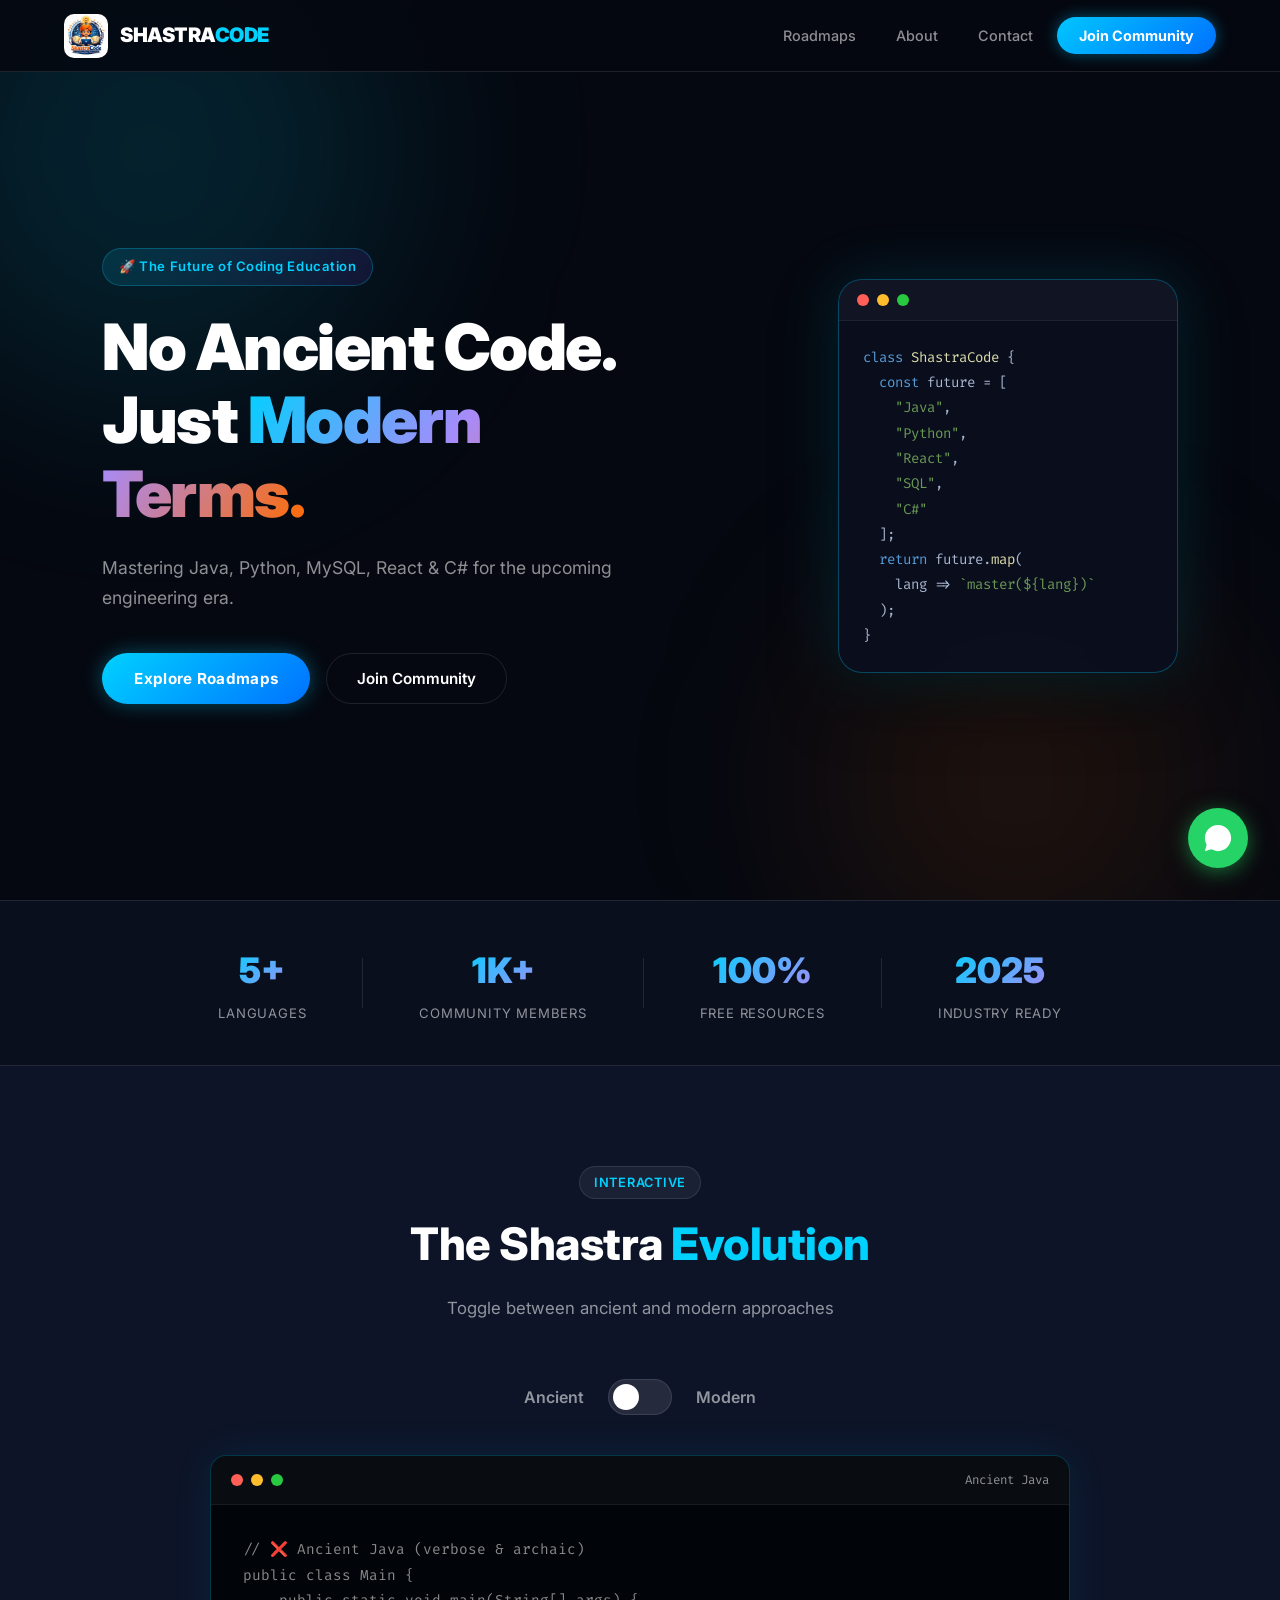
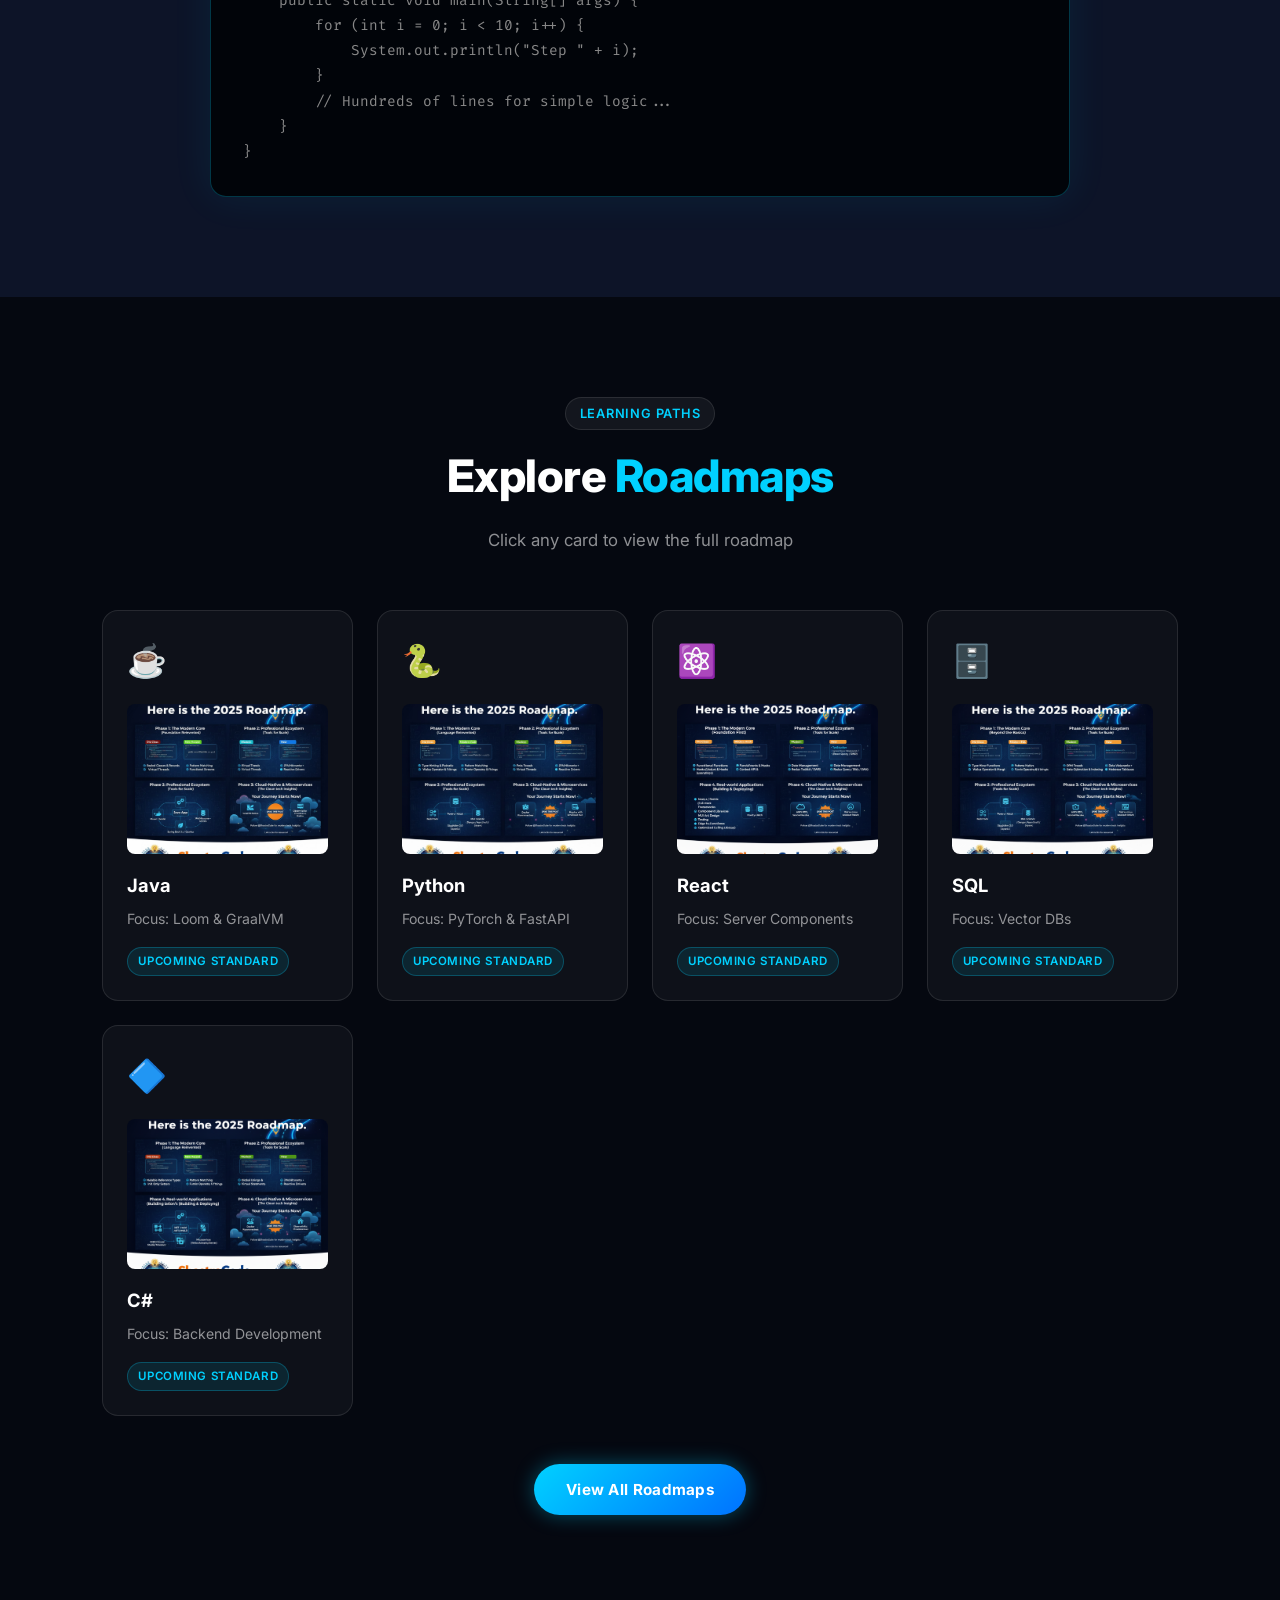
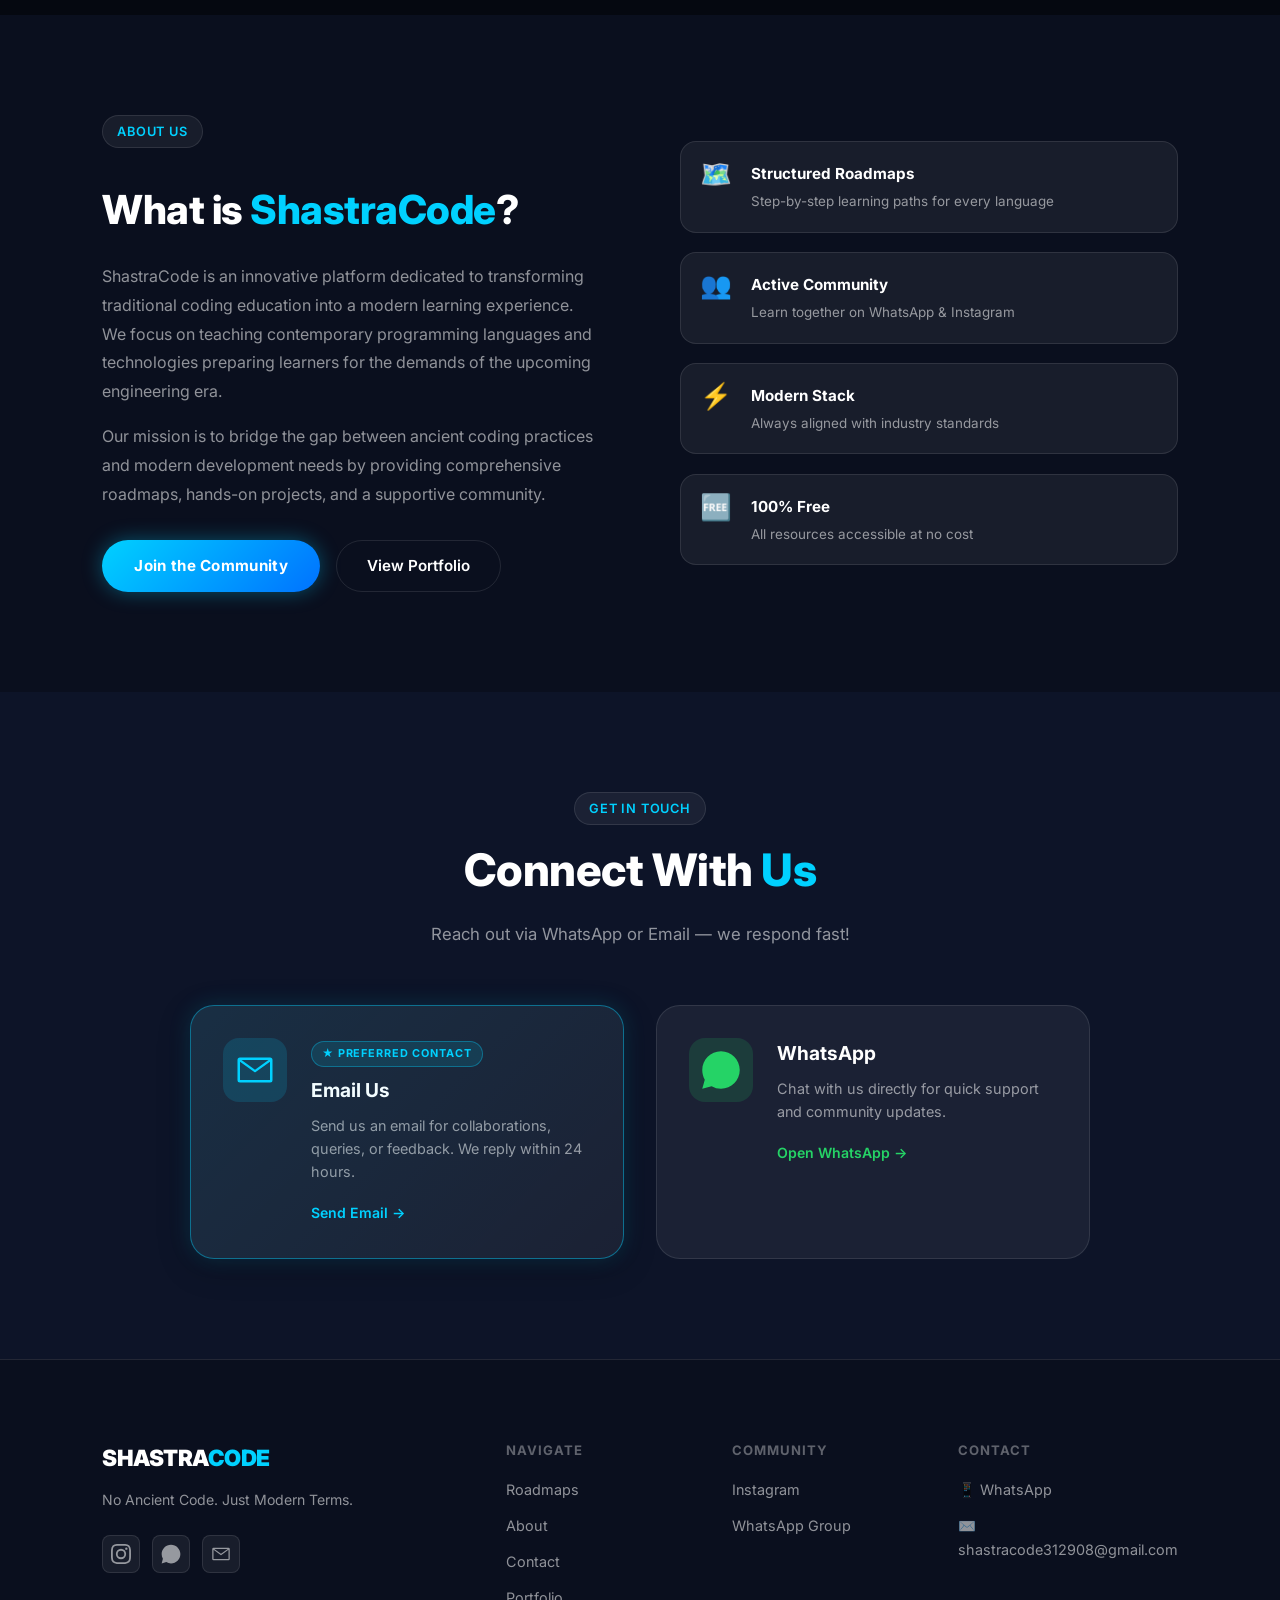
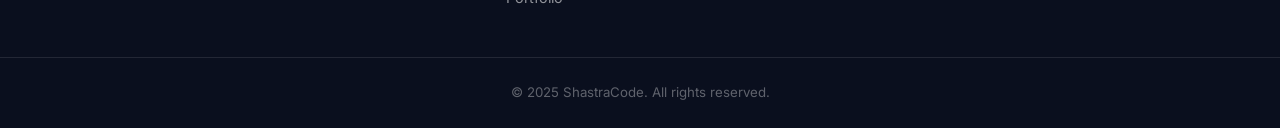
<file: index.html>
<!DOCTYPE html>
<html lang="en">
<head>
    <meta charset="UTF-8">
    <meta name="viewport" content="width=device-width, initial-scale=1.0">
    <title>ShastraCode | Modern Terms</title>
    <meta name="description" content="ShastraCode — mastering Java, Python, MySQL, React and C# for the upcoming engineering era. Join our community today.">
    <link rel="preconnect" href="https://fonts.googleapis.com">
    <link rel="preconnect" href="https://fonts.gstatic.com" crossorigin>
    <link href="https://fonts.googleapis.com/css2?family=Inter:wght@300;400;500;600;700;900&family=Fira+Code:wght@400;500&display=swap" rel="stylesheet">
    <link rel="stylesheet" href="style.css">
</head>
<body>

<!-- ===================== NAVBAR ===================== -->
<nav id="navbar">
    <div class="nav-inner">
        <a href="#" class="logo-wrap">
            <img src="WhatsApp Image 2025-12-17 at 12.20.04 AM.jpeg" alt="ShastraCode Logo" class="logo-img">
            <span class="logo-text">SHASTRA<span class="accent">CODE</span></span>
        </a>
        <ul class="nav-links">
            <li><a href="#roadmaps" class="nav-link">Roadmaps</a></li>
            <li><a href="#about" class="nav-link">About</a></li>
            <li><a href="#contact" class="nav-link">Contact</a></li>
            <li><button id="joinBtn" class="join-btn">Join Community</button></li>
        </ul>
        <button class="hamburger" id="hamburger" aria-label="Open menu">
            <span></span><span></span><span></span>
        </button>
    </div>
</nav>

<!-- Mobile Nav -->
<div class="mobile-nav" id="mobileNav">
    <a href="#roadmaps" class="mob-link">Roadmaps</a>
    <a href="#about" class="mob-link">About</a>
    <a href="#contact" class="mob-link">Contact</a>
    <button id="joinBtnMob" class="join-btn mob-join">Join Community</button>
</div>

<!-- ===================== HERO ===================== -->
<header class="hero" id="hero">
    <div class="hero-glow glow-1"></div>
    <div class="hero-glow glow-2"></div>
    <div class="hero-content">
        <div class="badge">&#x1F680; The Future of Coding Education</div>
        <h1>No Ancient Code.<br>Just <span class="gradient-text">Modern Terms.</span></h1>
        <p class="hero-sub">Mastering Java, Python, MySQL, React &amp; C# for the upcoming engineering era.</p>
        <div class="hero-actions">
            <a href="#roadmaps" class="btn-primary">Explore Roadmaps</a>
            <button id="joinBtnHero" class="btn-ghost">Join Community</button>
        </div>
    </div>
    <div class="hero-visual">
        <div class="code-float">
            <div class="code-float-header">
                <span class="code-dot-r"></span>
                <span class="code-dot-y"></span>
                <span class="code-dot-g"></span>
            </div>
            <pre class="hero-code"><span class="c-blue">class</span> <span class="c-yellow">ShastraCode</span> {
  <span class="c-blue">const</span> future = [
    <span class="c-green">"Java"</span>,
    <span class="c-green">"Python"</span>,
    <span class="c-green">"React"</span>,
    <span class="c-green">"SQL"</span>,
    <span class="c-green">"C#"</span>
  ];
  <span class="c-blue">return</span> future.<span class="c-yellow">map</span>(
    lang =&gt; <span class="c-green">`master(${lang})`</span>
  );
}</pre>
        </div>
    </div>
</header>

<!-- ===================== STATS STRIP ===================== -->
<section class="stats-strip">
    <div class="stat">
        <span class="stat-num">5+</span>
        <span class="stat-label">Languages</span>
    </div>
    <div class="stat-divider"></div>
    <div class="stat">
        <span class="stat-num">1K+</span>
        <span class="stat-label">Community Members</span>
    </div>
    <div class="stat-divider"></div>
    <div class="stat">
        <span class="stat-num">100%</span>
        <span class="stat-label">Free Resources</span>
    </div>
    <div class="stat-divider"></div>
    <div class="stat">
        <span class="stat-num">2025</span>
        <span class="stat-label">Industry Ready</span>
    </div>
</section>

<!-- ===================== EVOLUTION SECTION ===================== -->
<section class="evolution-section" id="evolution">
    <div class="section-header">
        <span class="section-tag">Interactive</span>
        <h2>The Shastra <span class="accent">Evolution</span></h2>
        <p>Toggle between ancient and modern approaches</p>
    </div>
    <div class="toggle-row">
        <span class="toggle-label" id="label-ancient">Ancient</span>
        <label class="switch">
            <input type="checkbox" id="codeToggle">
            <span class="slider round"></span>
        </label>
        <span class="toggle-label" id="label-modern">Modern</span>
    </div>
    <div class="code-display">
        <div class="code-header-bar">
            <div class="code-dots">
                <span class="dot r"></span>
                <span class="dot y"></span>
                <span class="dot g"></span>
            </div>
            <span class="code-lang-tag" id="codeLangTag">Ancient Java</span>
        </div>
        <pre id="codeBlock" class="code-body"></pre>
    </div>
</section>

<!-- ===================== ROADMAPS ===================== -->
<section id="roadmaps" class="roadmaps-section">
    <div class="section-header">
        <span class="section-tag">Learning Paths</span>
        <h2>Explore <span class="accent">Roadmaps</span></h2>
        <p>Click any card to view the full roadmap</p>
    </div>
    <div class="grid">
        <div class="card" data-img="Road map java.jpg" data-title="Java Roadmap">
            <div class="card-icon">&#x2615;</div>
            <img src="Road map java.jpg" alt="Java Roadmap" loading="lazy">
            <h3>Java</h3>
            <p>Focus: Loom &amp; GraalVM</p>
            <span class="card-badge">Upcoming Standard</span>
        </div>
        <div class="card" data-img="road map of python.jpg" data-title="Python Roadmap">
            <div class="card-icon">&#x1F40D;</div>
            <img src="road map of python.jpg" alt="Python Roadmap" loading="lazy">
            <h3>Python</h3>
            <p>Focus: PyTorch &amp; FastAPI</p>
            <span class="card-badge">Upcoming Standard</span>
        </div>
        <div class="card" data-img="road map of react.png" data-title="React Roadmap">
            <div class="card-icon">&#x269B;&#xFE0F;</div>
            <img src="road map of react.png" alt="React Roadmap" loading="lazy">
            <h3>React</h3>
            <p>Focus: Server Components</p>
            <span class="card-badge">Upcoming Standard</span>
        </div>
        <div class="card" data-img="road map of sql.jpg" data-title="SQL Roadmap">
            <div class="card-icon">&#x1F5C4;&#xFE0F;</div>
            <img src="road map of sql.jpg" alt="SQL Roadmap" loading="lazy">
            <h3>SQL</h3>
            <p>Focus: Vector DBs</p>
            <span class="card-badge">Upcoming Standard</span>
        </div>
        <div class="card" data-img="roadmap of csharp.jpg" data-title="C# Roadmap">
            <div class="card-icon">&#x1F537;</div>
            <img src="roadmap of csharp.jpg" alt="C# Roadmap" loading="lazy">
            <h3>C#</h3>
            <p>Focus: Backend Development</p>
            <span class="card-badge">Upcoming Standard</span>
        </div>
    </div>
    <div class="view-all">
        <a href="roadmap.html" class="btn-primary">View All Roadmaps</a>
    </div>
</section>

<!-- ===================== ABOUT ===================== -->
<section id="about" class="about-section">
    <div class="about-inner">
        <div class="about-text">
            <span class="section-tag">About Us</span>
            <h2>What is <span class="accent">ShastraCode</span>?</h2>
            <p>ShastraCode is an innovative platform dedicated to transforming traditional coding education into a modern learning experience. We focus on teaching contemporary programming languages and technologies preparing learners for the demands of the upcoming engineering era.</p>
            <p>Our mission is to bridge the gap between ancient coding practices and modern development needs by providing comprehensive roadmaps, hands-on projects, and a supportive community.</p>
            <div class="about-actions">
                <button id="joinBtnAbout" class="btn-primary">Join the Community</button>
                <a href="portfolio.html" class="btn-ghost">View Portfolio</a>
            </div>
        </div>
        <div class="about-visual">
            <div class="about-feature-list">
                <div class="feature-item">
                    <span class="feature-icon">&#x1F5FA;&#xFE0F;</span>
                    <div>
                        <strong>Structured Roadmaps</strong>
                        <p>Step-by-step learning paths for every language</p>
                    </div>
                </div>
                <div class="feature-item">
                    <span class="feature-icon">&#x1F465;</span>
                    <div>
                        <strong>Active Community</strong>
                        <p>Learn together on WhatsApp &amp; Instagram</p>
                    </div>
                </div>
                <div class="feature-item">
                    <span class="feature-icon">&#x26A1;</span>
                    <div>
                        <strong>Modern Stack</strong>
                        <p>Always aligned with industry standards</p>
                    </div>
                </div>
                <div class="feature-item">
                    <span class="feature-icon">&#x1F193;</span>
                    <div>
                        <strong>100% Free</strong>
                        <p>All resources accessible at no cost</p>
                    </div>
                </div>
            </div>
        </div>
    </div>
</section>

<!-- ===================== CONTACT ===================== -->
<section id="contact" class="contact-section">
    <div class="section-header">
        <span class="section-tag">Get In Touch</span>
        <h2>Connect With <span class="accent">Us</span></h2>
        <p>Reach out via WhatsApp or Email — we respond fast!</p>
    </div>
    <div class="contact-cards">
        <!-- WhatsApp Card -->
        <a href="https://wa.me/917652824173?text=Hi%20ShastraCode!%20I'd%20like%20to%20know%20more."
           target="_blank"
           rel="noopener noreferrer"
           class="contact-card whatsapp-card"
           id="whatsappContactCard">
            <div class="contact-card-icon whatsapp-icon">
                <svg viewBox="0 0 32 32" fill="currentColor" width="40" height="40">
                    <path d="M16 1C7.73 1 1 7.73 1 16c0 2.82.74 5.45 2.03 7.74L1 31l7.49-2.02A15 15 0 0 0 16 31c8.27 0 15-6.73 15-15S24.27 1 16 1zm6.85 18.18c-.37-.19-2.21-1.09-2.55-1.21-.34-.12-.59-.19-.84.19-.25.37-.96 1.21-1.18 1.46-.21.25-.43.28-.8.09-.37-.19-1.57-.58-2.99-1.85-1.1-.98-1.85-2.2-2.07-2.57-.21-.37-.02-.57.16-.75.17-.17.37-.43.56-.65.19-.22.25-.37.37-.62.12-.25.06-.47-.03-.65-.09-.19-.84-2.02-1.15-2.77-.3-.72-.61-.62-.84-.63-.21-.01-.46-.01-.71-.01-.25 0-.65.09-.99.47-.34.37-1.3 1.27-1.3 3.1s1.33 3.6 1.52 3.85c.19.25 2.62 4 6.35 5.45.89.38 1.58.61 2.12.78.89.28 1.7.24 2.34.15.71-.11 2.21-.9 2.52-1.78.31-.87.31-1.62.22-1.78-.09-.16-.34-.25-.71-.44z"/>
                </svg>
            </div>
            <div class="contact-card-body">
                <h3>WhatsApp</h3>
                <p>Chat with us directly for quick support and community updates.</p>
                <span class="contact-cta">Open WhatsApp &#x2192;</span>
            </div>
        </a>

        <a href="https://mail.google.com/mail/?view=cm&to=shastracode312908@gmail.com&su=Hello%20ShastraCode&body=Hi%20ShastraCode%20team,"
           target="_blank"
           rel="noopener noreferrer"
           class="contact-card email-card"
           id="emailContactCard">
            <div class="contact-card-icon email-icon">
                <svg viewBox="0 0 32 32" fill="currentColor" width="40" height="40">
                    <path d="M28 6H4a2 2 0 0 0-2 2v16a2 2 0 0 0 2 2h24a2 2 0 0 0 2-2V8a2 2 0 0 0-2-2zm-1.2 2L16 15.77 5.2 8h21.6zM4 24V9.37l11.45 8.26a1 1 0 0 0 1.1 0L28 9.37V24H4z"/>
                </svg>
            </div>
            <div class="contact-card-body">
                <span class="email-badge">&#x2605; Preferred Contact</span>
                <h3>Email Us</h3>
                <p>Send us an email for collaborations, queries, or feedback. We reply within 24 hours.</p>
                <span class="contact-cta">Send Email &#x2192;</span>
            </div>
        </a>
    </div>
</section>

<!-- ===================== IMAGE MODAL ===================== -->
<div id="imageModal" class="modal" role="dialog" aria-modal="true">
    <div class="modal-inner">
        <button class="modal-close" id="modalClose" aria-label="Close">&times;</button>
        <p class="modal-title" id="modalTitle"></p>
        <img class="modal-content" id="modalImg" alt="Roadmap detail">
    </div>
</div>

<!-- ===================== COMMUNITY MODAL ===================== -->
<div id="communityModal" class="community-modal" role="dialog" aria-modal="true">
    <div class="community-box">
        <button class="modal-close community-close" id="closeCommunity" aria-label="Close">&times;</button>
        <div class="community-icon-wrap">&#x1F310;</div>
        <h2>Join Our Community</h2>
        <p class="community-sub">Connect with fellow learners on your favourite platform</p>
        <div class="community-links">
            <a href="https://ig.me/j/AbYziWUjoGdrCdl3/" target="_blank" rel="noopener noreferrer" class="community-link instagram" id="instagramLink">
                <svg viewBox="0 0 24 24" fill="currentColor" width="20" height="20">
                    <path d="M12 2.163c3.204 0 3.584.012 4.85.07 3.252.148 4.771 1.691 4.919 4.919.058 1.265.069 1.645.069 4.849 0 3.205-.012 3.584-.069 4.849-.149 3.225-1.664 4.771-4.919 4.919-1.266.058-1.644.07-4.85.07-3.204 0-3.584-.012-4.849-.07-3.26-.149-4.771-1.699-4.919-4.92-.058-1.265-.07-1.644-.07-4.849 0-3.204.013-3.583.07-4.849.149-3.227 1.664-4.771 4.919-4.919 1.266-.057 1.645-.069 4.849-.069zM12 0C8.741 0 8.333.014 7.053.072 2.695.272.273 2.69.073 7.052.014 8.333 0 8.741 0 12c0 3.259.014 3.668.072 4.948.2 4.358 2.618 6.78 6.98 6.98C8.333 23.986 8.741 24 12 24c3.259 0 3.668-.014 4.948-.072 4.354-.2 6.782-2.618 6.979-6.98.059-1.28.073-1.689.073-4.948 0-3.259-.014-3.667-.072-4.947-.196-4.354-2.617-6.78-6.979-6.98C15.668.014 15.259 0 12 0zm0 5.838a6.162 6.162 0 1 0 0 12.324 6.162 6.162 0 0 0 0-12.324zM12 16a4 4 0 1 1 0-8 4 4 0 0 1 0 8zm6.406-11.845a1.44 1.44 0 1 0 0 2.881 1.44 1.44 0 0 0 0-2.881z"/>
                </svg>
                Join on Instagram
            </a>
            <a href="https://chat.whatsapp.com/DwNeKzcWSHOH3y70Utm0xL" target="_blank" rel="noopener noreferrer" class="community-link whatsapp" id="whatsappCommunityLink">
                <svg viewBox="0 0 32 32" fill="currentColor" width="20" height="20">
                    <path d="M16 1C7.73 1 1 7.73 1 16c0 2.82.74 5.45 2.03 7.74L1 31l7.49-2.02A15 15 0 0 0 16 31c8.27 0 15-6.73 15-15S24.27 1 16 1zm6.85 18.18c-.37-.19-2.21-1.09-2.55-1.21-.34-.12-.59-.19-.84.19-.25.37-.96 1.21-1.18 1.46-.21.25-.43.28-.8.09-.37-.19-1.57-.58-2.99-1.85-1.1-.98-1.85-2.2-2.07-2.57-.21-.37-.02-.57.16-.75.17-.17.37-.43.56-.65.19-.22.25-.37.37-.62.12-.25.06-.47-.03-.65-.09-.19-.84-2.02-1.15-2.77-.3-.72-.61-.62-.84-.63-.21-.01-.46-.01-.71-.01-.25 0-.65.09-.99.47-.34.37-1.3 1.27-1.3 3.1s1.33 3.6 1.52 3.85c.19.25 2.62 4 6.35 5.45.89.38 1.58.61 2.12.78.89.28 1.7.24 2.34.15.71-.11 2.21-.9 2.52-1.78.31-.87.31-1.62.22-1.78-.09-.16-.34-.25-.71-.44z"/>
                </svg>
                Join on WhatsApp
            </a>
            <a href="https://mail.google.com/mail/?view=cm&to=shastracode312908@gmail.com&su=Hello%20ShastraCode&body=Hi%20ShastraCode%20team," target="_blank" rel="noopener noreferrer" class="community-link email" id="emailCommunityLink" style="background:rgba(0,209,255,0.10);border-color:rgba(0,209,255,0.4);color:#00d1ff;">
                <svg viewBox="0 0 32 32" fill="currentColor" width="20" height="20">
                    <path d="M28 6H4a2 2 0 0 0-2 2v16a2 2 0 0 0 2 2h24a2 2 0 0 0 2-2V8a2 2 0 0 0-2-2zm-1.2 2L16 15.77 5.2 8h21.6zM4 24V9.37l11.45 8.26a1 1 0 0 0 1.1 0L28 9.37V24H4z"/>
                </svg>
                &#x2605; Send us an Email
            </a>
        </div>
    </div>
</div>

<!-- ===================== FLOATING WHATSAPP BUTTON ===================== -->
<a href="https://wa.me/917652824173?text=Hi%20ShastraCode!%20I'd%20like%20to%20know%20more."
   target="_blank"
   rel="noopener noreferrer"
   class="whatsapp-float"
   id="whatsappFloat"
   aria-label="Chat on WhatsApp">
    <svg viewBox="0 0 32 32" fill="white" width="28" height="28">
        <path d="M16 1C7.73 1 1 7.73 1 16c0 2.82.74 5.45 2.03 7.74L1 31l7.49-2.02A15 15 0 0 0 16 31c8.27 0 15-6.73 15-15S24.27 1 16 1zm6.85 18.18c-.37-.19-2.21-1.09-2.55-1.21-.34-.12-.59-.19-.84.19-.25.37-.96 1.21-1.18 1.46-.21.25-.43.28-.8.09-.37-.19-1.57-.58-2.99-1.85-1.1-.98-1.85-2.2-2.07-2.57-.21-.37-.02-.57.16-.75.17-.17.37-.43.56-.65.19-.22.25-.37.37-.62.12-.25.06-.47-.03-.65-.09-.19-.84-2.02-1.15-2.77-.3-.72-.61-.62-.84-.63-.21-.01-.46-.01-.71-.01-.25 0-.65.09-.99.47-.34.37-1.3 1.27-1.3 3.1s1.33 3.6 1.52 3.85c.19.25 2.62 4 6.35 5.45.89.38 1.58.61 2.12.78.89.28 1.7.24 2.34.15.71-.11 2.21-.9 2.52-1.78.31-.87.31-1.62.22-1.78-.09-.16-.34-.25-.71-.44z"/>
    </svg>
    <span class="whatsapp-tooltip">Chat with us!</span>
</a>

<!-- ===================== FOOTER ===================== -->
<footer class="footer">
    <div class="footer-inner">
        <div class="footer-brand">
            <span class="logo-text footer-logo-text">SHASTRA<span class="accent">CODE</span></span>
            <p>No Ancient Code. Just Modern Terms.</p>
            <div class="footer-socials">
                <a href="https://ig.me/j/AbYziWUjoGdrCdl3/" target="_blank" rel="noopener noreferrer" aria-label="Instagram" class="social-icon">
                    <svg viewBox="0 0 24 24" fill="currentColor" width="20" height="20">
                        <path d="M12 2.163c3.204 0 3.584.012 4.85.07 3.252.148 4.771 1.691 4.919 4.919.058 1.265.069 1.645.069 4.849 0 3.205-.012 3.584-.069 4.849-.149 3.225-1.664 4.771-4.919 4.919-1.266.058-1.644.07-4.85.07-3.204 0-3.584-.012-4.849-.07-3.26-.149-4.771-1.699-4.919-4.92-.058-1.265-.07-1.644-.07-4.849 0-3.204.013-3.583.07-4.849.149-3.227 1.664-4.771 4.919-4.919 1.266-.057 1.645-.069 4.849-.069zM12 0C8.741 0 8.333.014 7.053.072 2.695.272.273 2.69.073 7.052.014 8.333 0 8.741 0 12c0 3.259.014 3.668.072 4.948.2 4.358 2.618 6.78 6.98 6.98C8.333 23.986 8.741 24 12 24c3.259 0 3.668-.014 4.948-.072 4.354-.2 6.782-2.618 6.979-6.98.059-1.28.073-1.689.073-4.948 0-3.259-.014-3.667-.072-4.947-.196-4.354-2.617-6.78-6.979-6.98C15.668.014 15.259 0 12 0zm0 5.838a6.162 6.162 0 1 0 0 12.324 6.162 6.162 0 0 0 0-12.324zM12 16a4 4 0 1 1 0-8 4 4 0 0 1 0 8zm6.406-11.845a1.44 1.44 0 1 0 0 2.881 1.44 1.44 0 0 0 0-2.881z"/>
                    </svg>
                </a>
                <a href="https://chat.whatsapp.com/DwNeKzcWSHOH3y70Utm0xL" target="_blank" rel="noopener noreferrer" aria-label="WhatsApp" class="social-icon">
                    <svg viewBox="0 0 32 32" fill="currentColor" width="20" height="20">
                        <path d="M16 1C7.73 1 1 7.73 1 16c0 2.82.74 5.45 2.03 7.74L1 31l7.49-2.02A15 15 0 0 0 16 31c8.27 0 15-6.73 15-15S24.27 1 16 1zm6.85 18.18c-.37-.19-2.21-1.09-2.55-1.21-.34-.12-.59-.19-.84.19-.25.37-.96 1.21-1.18 1.46-.21.25-.43.28-.8.09-.37-.19-1.57-.58-2.99-1.85-1.1-.98-1.85-2.2-2.07-2.57-.21-.37-.02-.57.16-.75.17-.17.37-.43.56-.65.19-.22.25-.37.37-.62.12-.25.06-.47-.03-.65-.09-.19-.84-2.02-1.15-2.77-.3-.72-.61-.62-.84-.63-.21-.01-.46-.01-.71-.01-.25 0-.65.09-.99.47-.34.37-1.3 1.27-1.3 3.1s1.33 3.6 1.52 3.85c.19.25 2.62 4 6.35 5.45.89.38 1.58.61 2.12.78.89.28 1.7.24 2.34.15.71-.11 2.21-.9 2.52-1.78.31-.87.31-1.62.22-1.78-.09-.16-.34-.25-.71-.44z"/>
                    </svg>
                </a>
                <a href="mailto:shastracode312908@gmail.com" aria-label="Email" class="social-icon">
                    <svg viewBox="0 0 32 32" fill="currentColor" width="20" height="20">
                        <path d="M28 6H4a2 2 0 0 0-2 2v16a2 2 0 0 0 2 2h24a2 2 0 0 0 2-2V8a2 2 0 0 0-2-2zm-1.2 2L16 15.77 5.2 8h21.6zM4 24V9.37l11.45 8.26a1 1 0 0 0 1.1 0L28 9.37V24H4z"/>
                    </svg>
                </a>
            </div>
        </div>
        <div class="footer-links-col">
            <strong>Navigate</strong>
            <a href="#roadmaps">Roadmaps</a>
            <a href="#about">About</a>
            <a href="#contact">Contact</a>
            <a href="portfolio.html">Portfolio</a>
        </div>
        <div class="footer-links-col">
            <strong>Community</strong>
            <a href="https://ig.me/j/AbYziWUjoGdrCdl3/" target="_blank" rel="noopener noreferrer">Instagram</a>
            <a href="https://chat.whatsapp.com/DwNeKzcWSHOH3y70Utm0xL" target="_blank" rel="noopener noreferrer">WhatsApp Group</a>
        </div>
        <div class="footer-links-col">
            <strong>Contact</strong>
            <a href="https://wa.me/917652824173" target="_blank" rel="noopener noreferrer">&#x1F4F1; WhatsApp</a>
            <a href="mailto:shastracode312908@gmail.com">&#x2709;&#xFE0F; shastracode312908@gmail.com</a>
        </div>
    </div>
    <div class="footer-bottom">
        <p>&copy; 2025 ShastraCode. All rights reserved.</p>
    </div>
</footer>

<script src="script.js"></script>
</body>
</html>
</file>
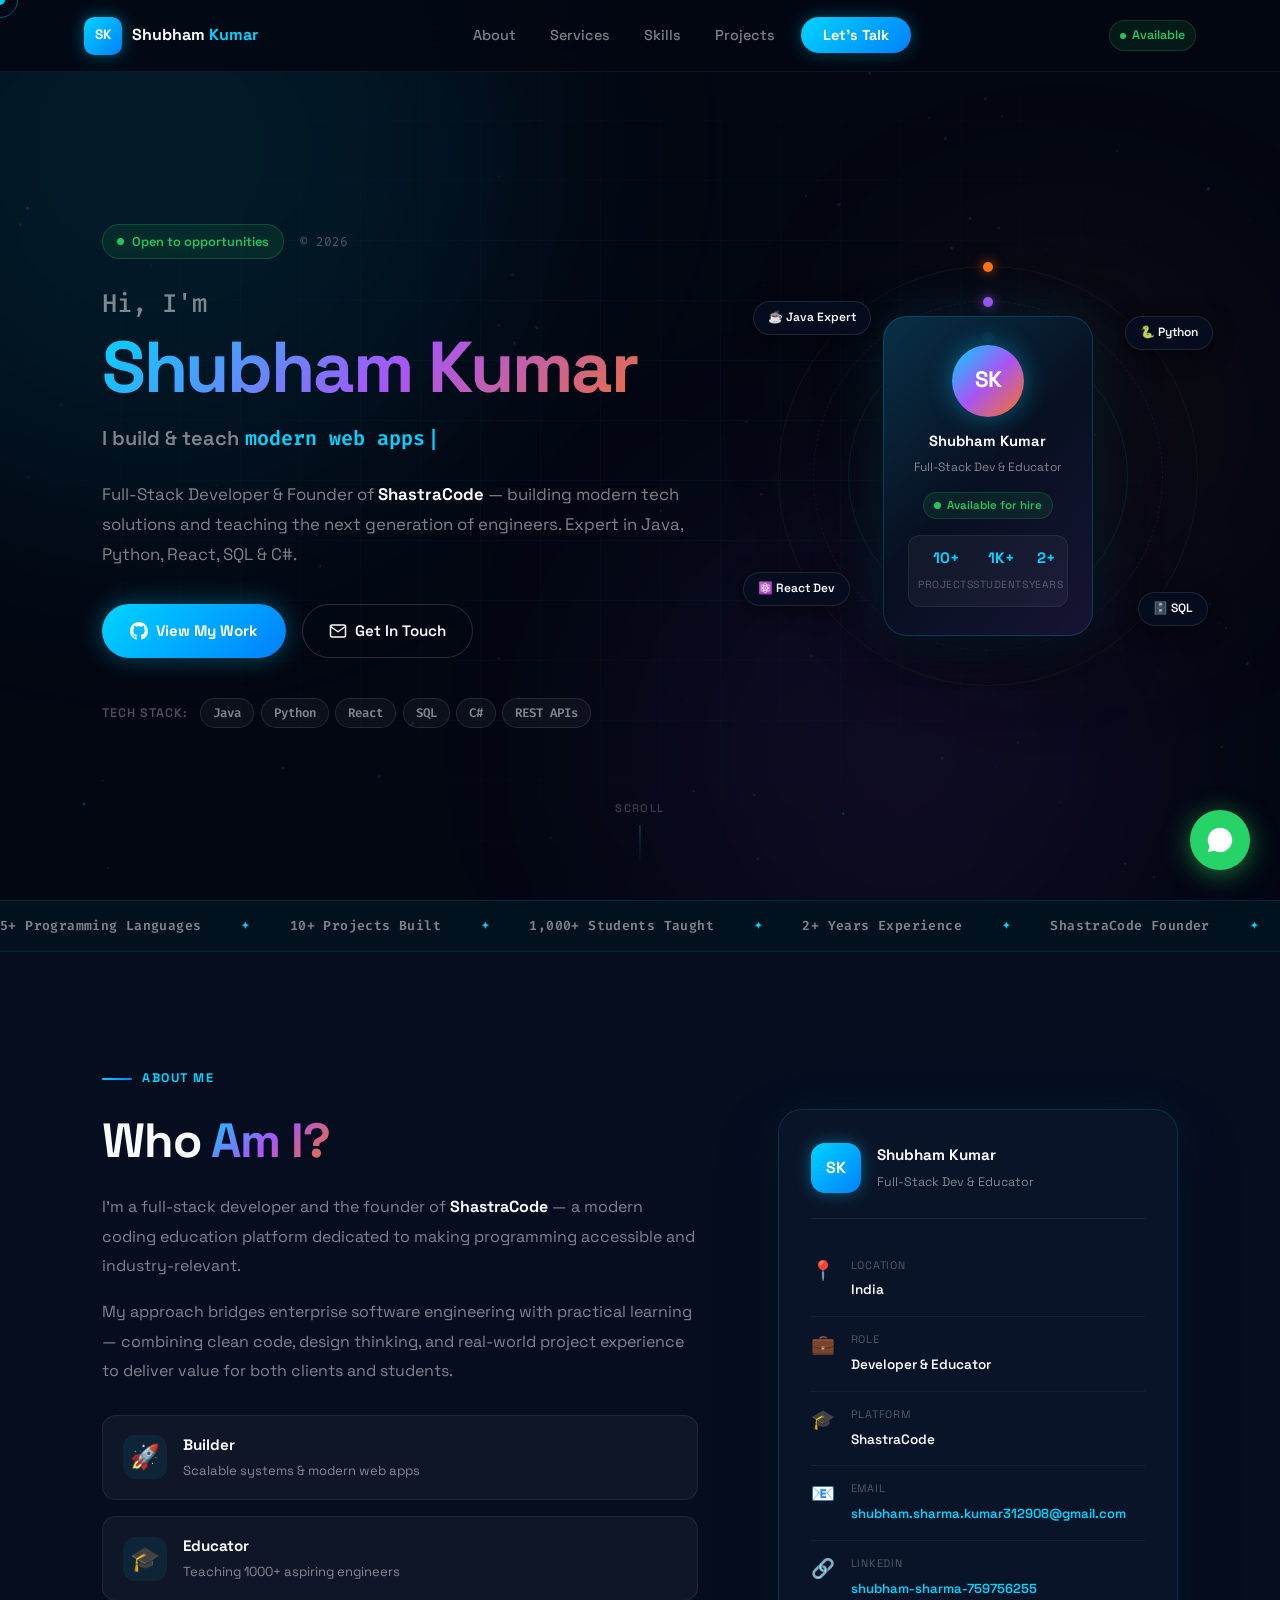
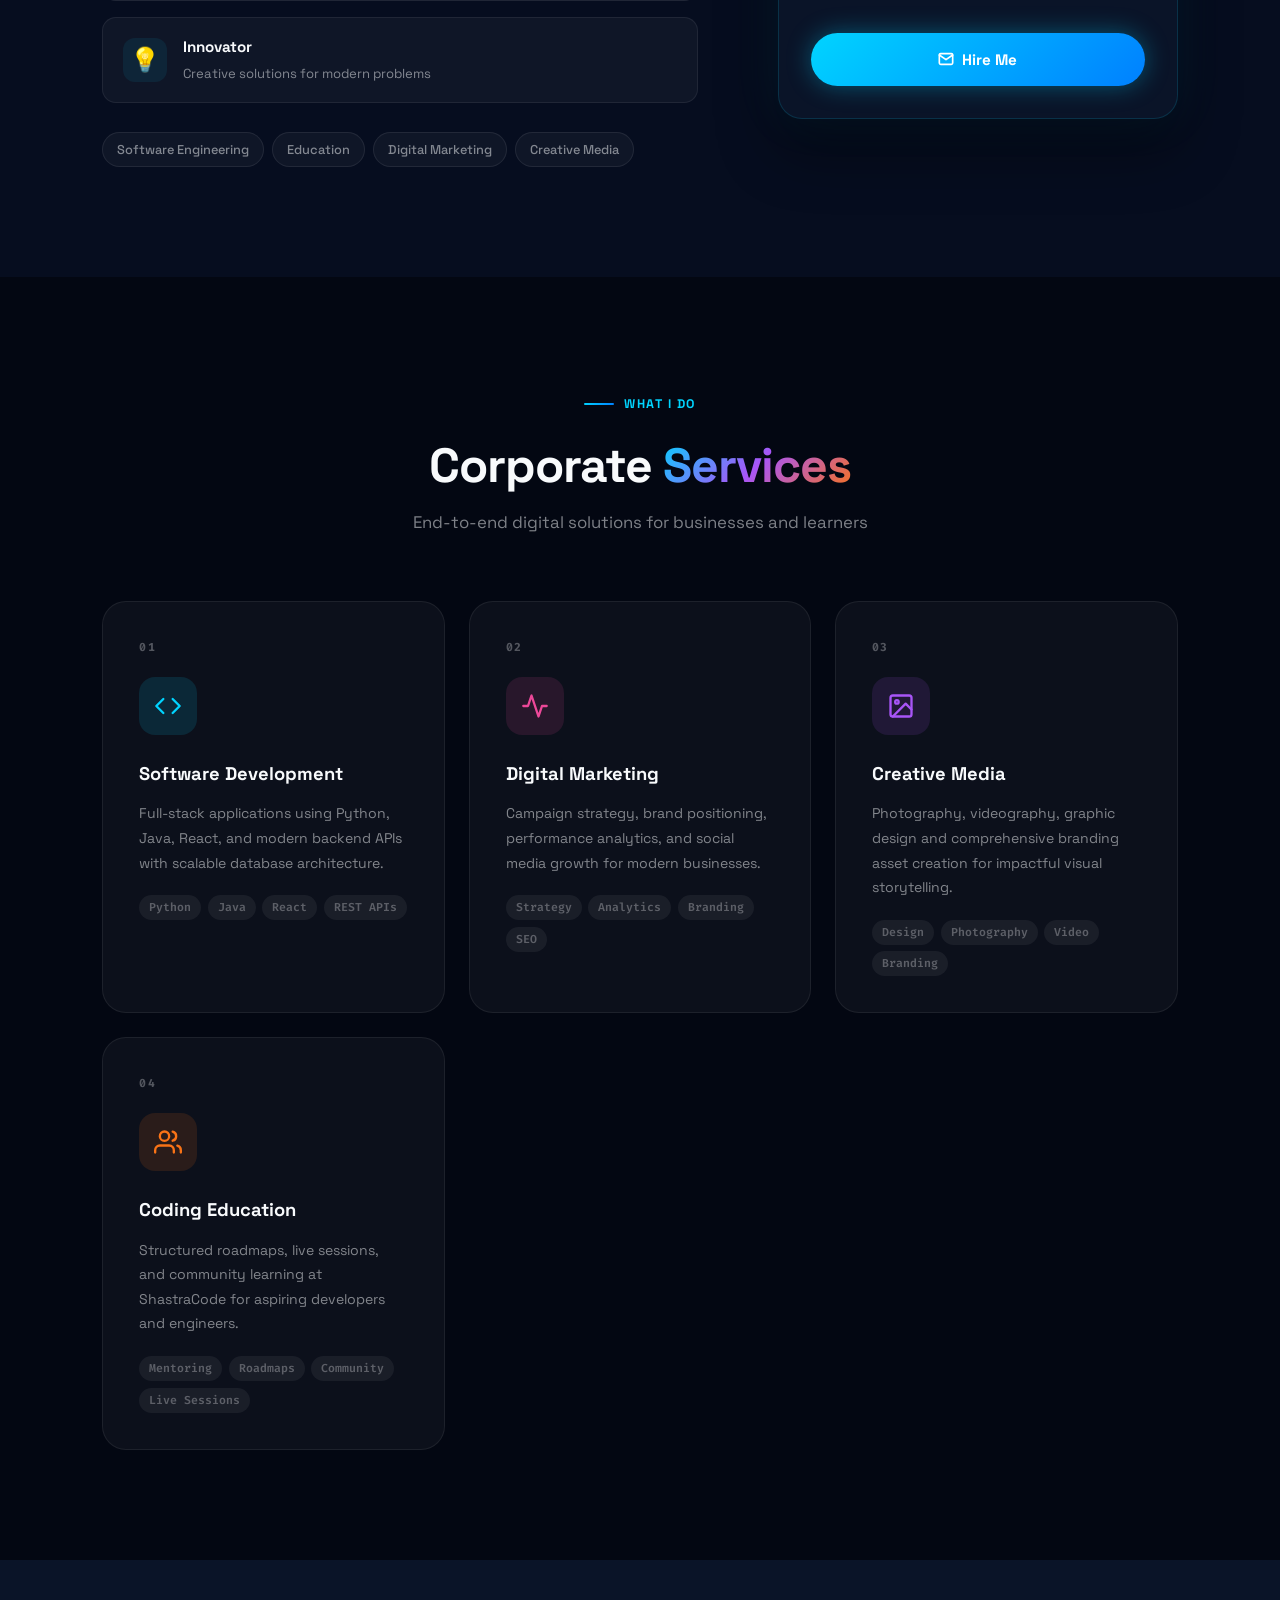
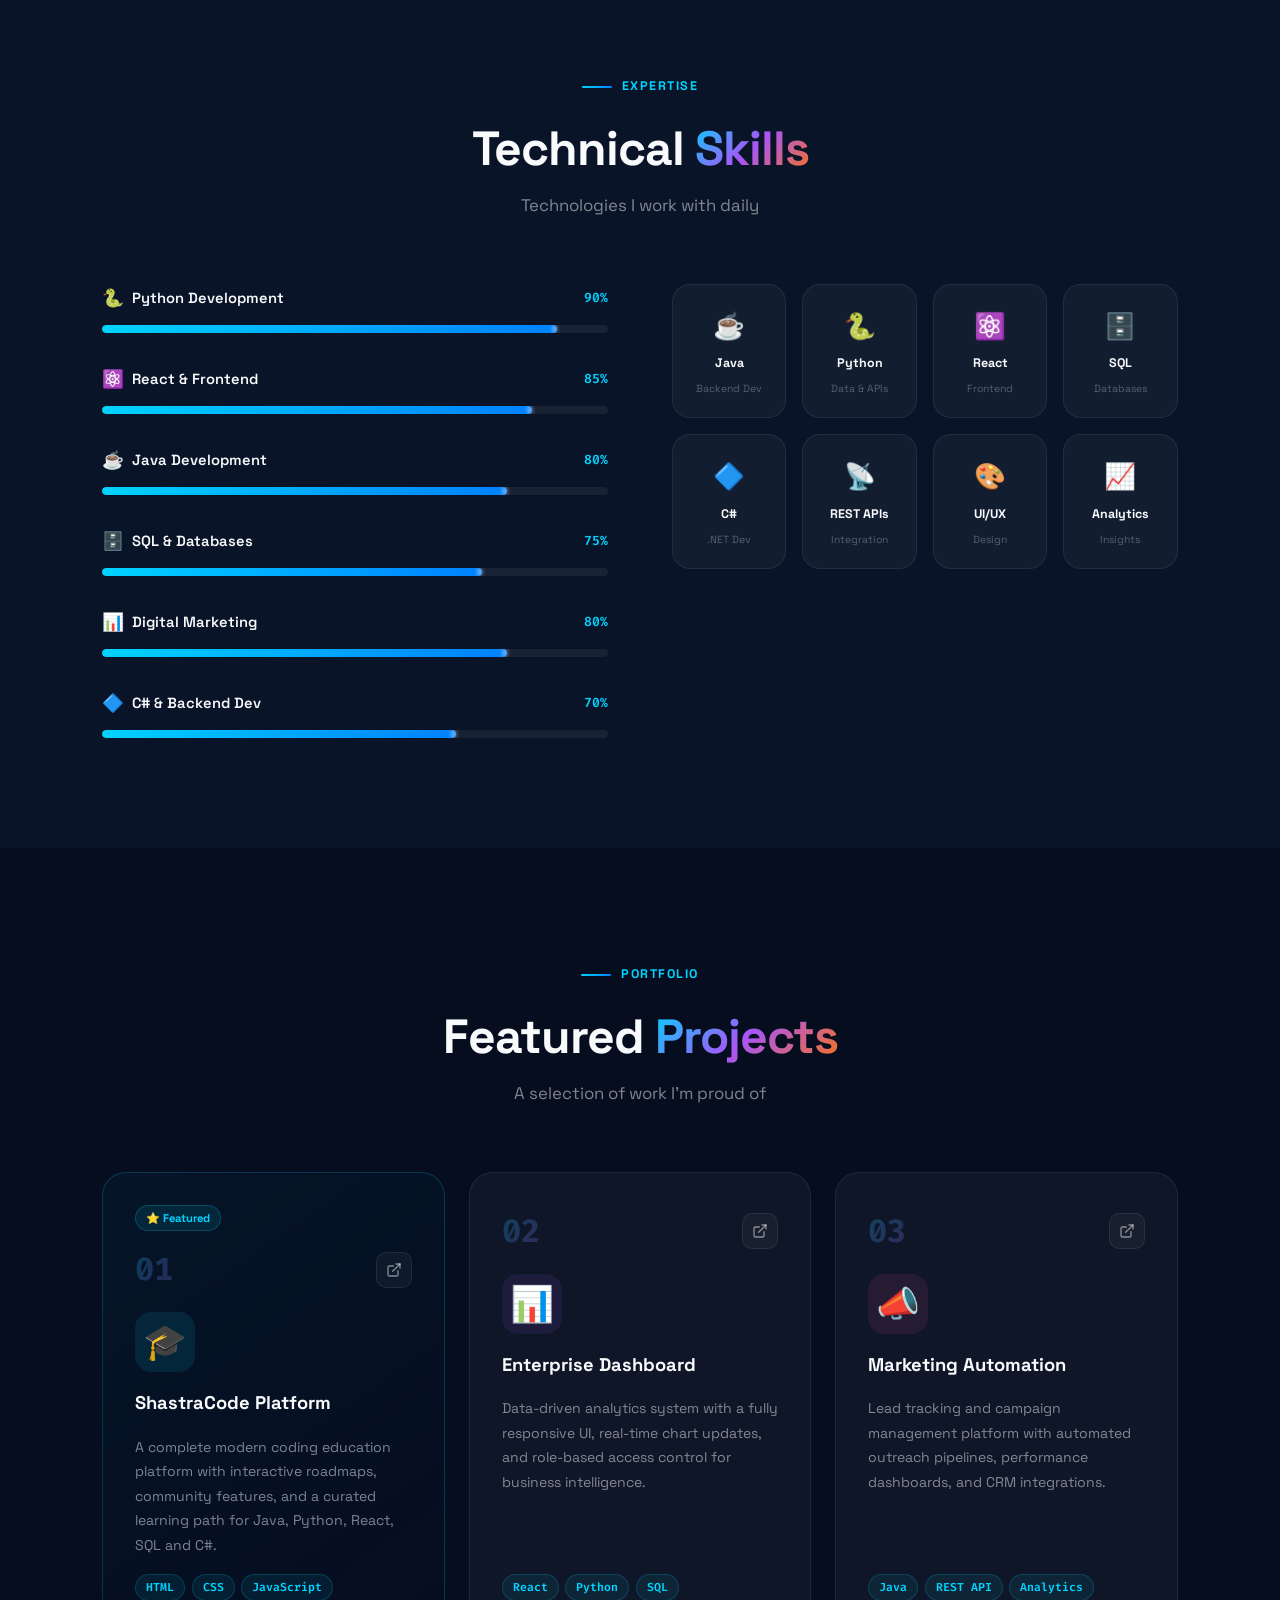
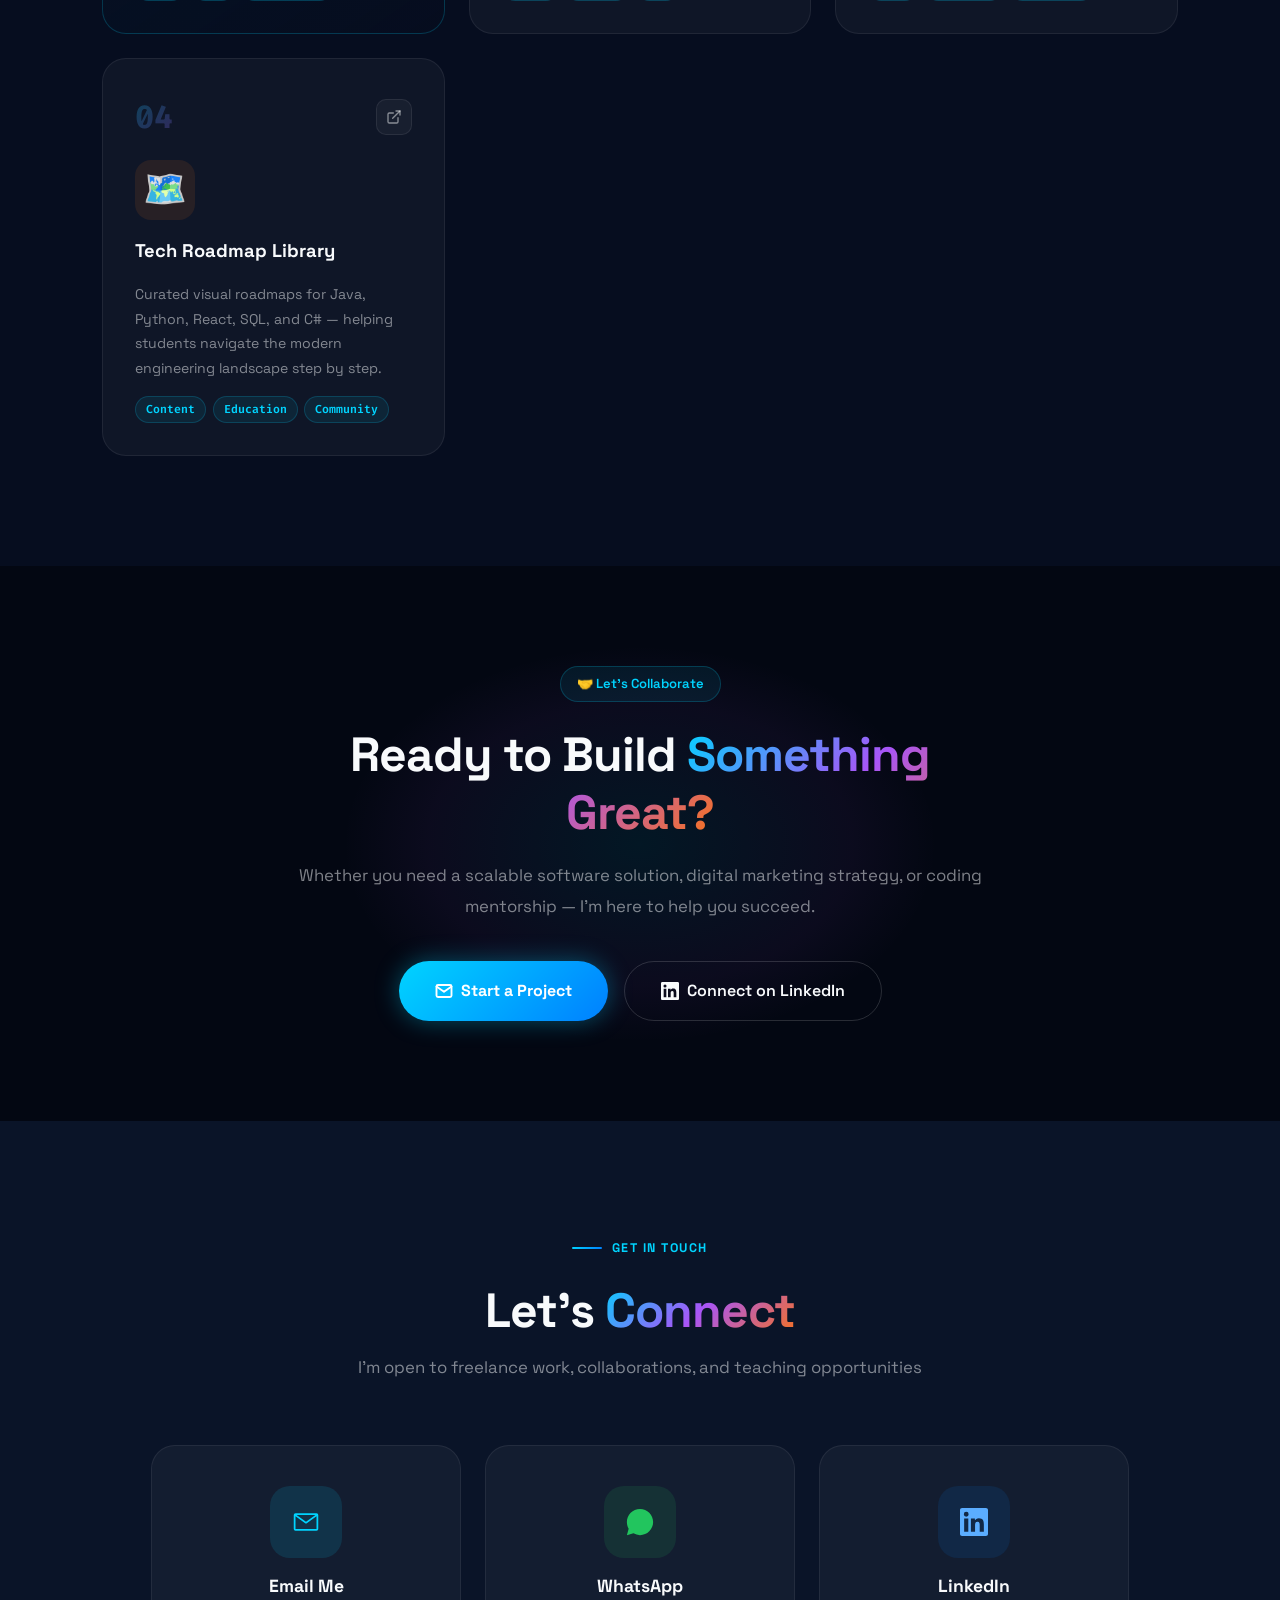
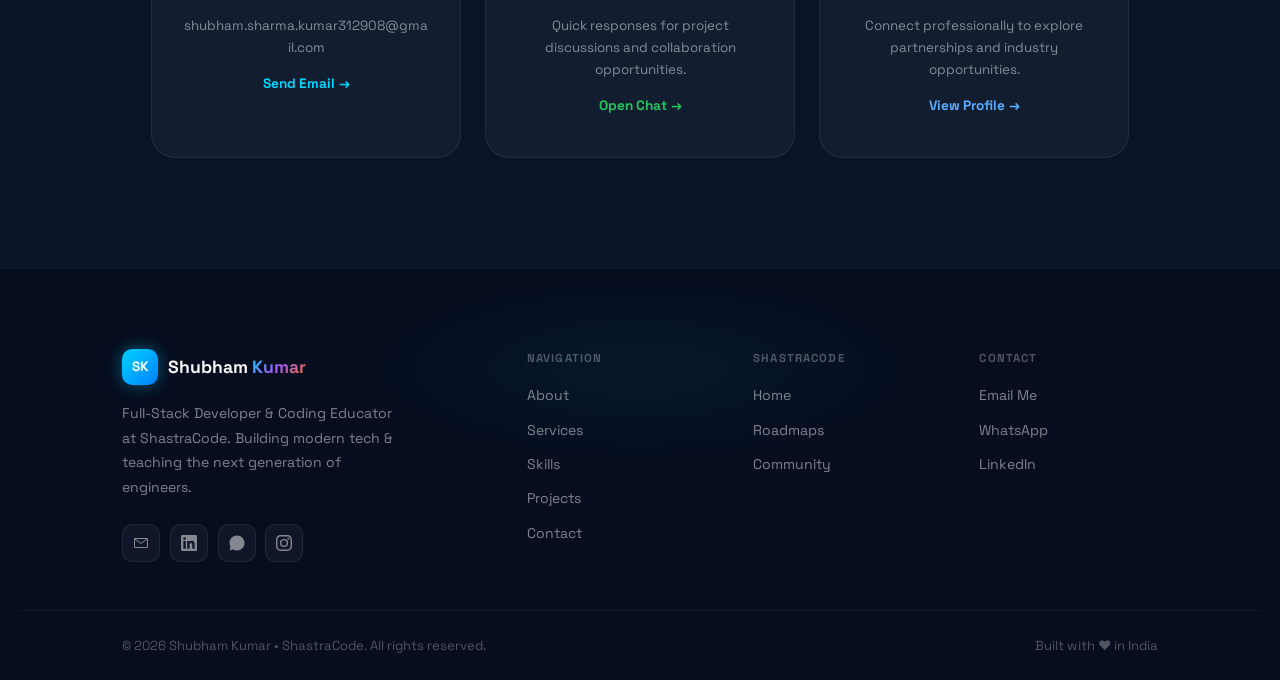
<file: portfolio.html>
<!DOCTYPE html>
<html lang="en">
<head>
    <meta charset="UTF-8">
    <meta name="viewport" content="width=device-width, initial-scale=1.0">
    <title>Shubham Kumar | Full-Stack Developer & Coding Educator</title>
    <meta name="description" content="Shubham Kumar — Full-Stack Developer, Founder of ShastraCode. Expert in Java, Python, React, SQL and C#. Building modern tech solutions & teaching the next generation of engineers.">
    <meta name="keywords" content="Shubham Kumar, ShastraCode, Full Stack Developer, Java, Python, React, SQL, C#, Coding Educator, India">
    <meta name="author" content="Shubham Kumar">
    <meta property="og:title" content="Shubham Kumar | Developer & Educator">
    <meta property="og:description" content="Full-Stack Developer & Founder of ShastraCode — building modern tech and teaching the next generation.">
    <meta property="og:type" content="website">
    <link rel="preconnect" href="https://fonts.googleapis.com">
    <link rel="preconnect" href="https://fonts.gstatic.com" crossorigin>
    <link href="https://fonts.googleapis.com/css2?family=Inter:wght@300;400;500;600;700;800;900&family=Fira+Code:wght@400;500;600&family=Space+Grotesk:wght@400;500;600;700;800&display=swap" rel="stylesheet">
    <link rel="stylesheet" href="portfolio.css">
</head>
<body>

<!-- ===================== CURSOR ===================== -->
<div class="pf-cursor" id="pfCursor"></div>
<div class="pf-cursor-follower" id="pfCursorFollower"></div>

<!-- ===================== CANVAS PARTICLES ===================== -->
<canvas id="pfParticles"></canvas>

<!-- ===================== NAVBAR ===================== -->
<nav id="pf-navbar">
    <div class="pf-nav-inner">
        <a href="index.html" class="pf-nav-logo">
            <div class="pf-logo-icon">SK</div>
            <span class="pf-logo-text">Shubham<span class="pf-accent"> Kumar</span></span>
        </a>
        <ul class="pf-nav-links" id="pfNavLinks">
            <li><a href="#about"    class="pf-nav-link" data-section="about">About</a></li>
            <li><a href="#services" class="pf-nav-link" data-section="services">Services</a></li>
            <li><a href="#skills"   class="pf-nav-link" data-section="skills">Skills</a></li>
            <li><a href="#projects" class="pf-nav-link" data-section="projects">Projects</a></li>
            <li><a href="#contact"  class="pf-nav-link pf-nav-cta" data-section="contact">Let's Talk</a></li>
        </ul>
        <div class="pf-nav-right">
            <div class="pf-nav-status">
                <span class="pf-status-dot"></span>
                <span>Available</span>
            </div>
            <button class="pf-hamburger" id="pfHamburger" aria-label="Open menu">
                <span></span><span></span><span></span>
            </button>
        </div>
    </div>
</nav>

<!-- Mobile Nav -->
<div class="pf-mobile-nav" id="pfMobileNav">
    <div class="pf-mob-header">
        <div class="pf-logo-icon">SK</div>
        <span>Shubham Kumar</span>
    </div>
    <a href="#about"    class="pf-mob-link">About</a>
    <a href="#services" class="pf-mob-link">Services</a>
    <a href="#skills"   class="pf-mob-link">Skills</a>
    <a href="#projects" class="pf-mob-link">Projects</a>
    <a href="#contact"  class="pf-mob-link pf-mob-cta">Let's Talk</a>
</div>

<!-- ===================== HERO ===================== -->
<header class="pf-hero" id="home">
    <div class="pf-hero-bg">
        <div class="pf-glow pf-glow-1"></div>
        <div class="pf-glow pf-glow-2"></div>
        <div class="pf-glow pf-glow-3"></div>
        <div class="pf-grid-lines"></div>
    </div>

    <div class="pf-hero-content">
        <div class="pf-hero-eyebrow">
            <span class="pf-availability">
                <span class="pf-dot"></span> Open to opportunities
            </span>
            <span class="pf-hero-year">© 2026</span>
        </div>

        <h1 class="pf-hero-title">
            <span class="pf-hero-line">Hi, I'm</span>
            <span class="pf-hero-name pf-gradient-text">Shubham Kumar</span>
        </h1>

        <div class="pf-typewriter-wrap">
            <span class="pf-typewriter-prefix">I build &amp; teach </span>
            <span class="pf-typewriter" id="pfTypewriter"></span>
            <span class="pf-cursor-blink">|</span>
        </div>

        <p class="pf-hero-desc">
            Full-Stack Developer &amp; Founder of <strong>ShastraCode</strong> — building modern tech
            solutions and teaching the next generation of engineers. Expert in Java, Python, React, SQL &amp; C#.
        </p>

        <div class="pf-hero-actions">
            <a href="https://github.com/CAPTShubham1" target="_blank" rel="noopener noreferrer" class="pf-btn-primary">
                <svg width="18" height="18" viewBox="0 0 24 24" fill="currentColor"><path d="M12 0C5.37 0 0 5.37 0 12c0 5.31 3.435 9.795 8.205 11.385.6.105.825-.255.825-.57 0-.285-.015-1.23-.015-2.235-3.015.555-3.795-.735-4.035-1.41-.135-.345-.72-1.41-1.23-1.695-.42-.225-1.02-.78-.015-.795.945-.015 1.62.87 1.845 1.23 1.08 1.815 2.805 1.305 3.495.99.105-.78.42-1.305.765-1.605-2.67-.3-5.46-1.335-5.46-5.925 0-1.305.465-2.385 1.23-3.225-.12-.3-.54-1.53.12-3.18 0 0 1.005-.315 3.3 1.23.96-.27 1.98-.405 3-.405s2.04.135 3 .405c2.295-1.56 3.3-1.23 3.3-1.23.66 1.65.24 2.88.12 3.18.765.84 1.23 1.905 1.23 3.225 0 4.605-2.805 5.625-5.475 5.925.435.375.81 1.095.81 2.22 0 1.605-.015 2.895-.015 3.3 0 .315.225.69.825.57A12.02 12.02 0 0 0 24 12c0-6.63-5.37-12-12-12z"/></svg>
                View My Work
            </a>
            <a href="https://mail.google.com/mail/?view=cm&to=shubham.sharma.kumar312908@gmail.com&su=Hello%20Shubham&body=Hi%20Shubham," target="_blank" rel="noopener noreferrer" class="pf-btn-outline">
                <svg width="18" height="18" viewBox="0 0 24 24" fill="none" stroke="currentColor" stroke-width="2" stroke-linecap="round" stroke-linejoin="round"><path d="M4 4h16c1.1 0 2 .9 2 2v12c0 1.1-.9 2-2 2H4c-1.1 0-2-.9-2-2V6c0-1.1.9-2 2-2z"/><polyline points="22,6 12,13 2,6"/></svg>
                Get In Touch
            </a>
        </div>

        <div class="pf-hero-tech">
            <span class="pf-tech-label">Tech Stack:</span>
            <div class="pf-tech-pills">
                <span class="pf-tech-pill">Java</span>
                <span class="pf-tech-pill">Python</span>
                <span class="pf-tech-pill">React</span>
                <span class="pf-tech-pill">SQL</span>
                <span class="pf-tech-pill">C#</span>
                <span class="pf-tech-pill">REST APIs</span>
            </div>
        </div>
    </div>

    <div class="pf-hero-visual">
        <!-- Main Avatar Card -->
        <div class="pf-avatar-scene">
            <div class="pf-orbit pf-orbit-1">
                <div class="pf-orbit-dot"></div>
            </div>
            <div class="pf-orbit pf-orbit-2">
                <div class="pf-orbit-dot pf-orbit-dot-2"></div>
            </div>
            <div class="pf-orbit pf-orbit-3">
                <div class="pf-orbit-dot pf-orbit-dot-3"></div>
            </div>

            <div class="pf-avatar-card">
                <div class="pf-avatar-glow"></div>
                <div class="pf-avatar-circle">
                    <span>SK</span>
                </div>
                <div class="pf-avatar-info">
                    <strong>Shubham Kumar</strong>
                    <span>Full-Stack Dev &amp; Educator</span>
                </div>
                <div class="pf-avatar-badge">
                    <span class="pf-dot"></span> Available for hire
                </div>
                <div class="pf-avatar-stats">
                    <div class="pf-as">
                        <span class="pf-as-num">10+</span>
                        <span class="pf-as-lbl">Projects</span>
                    </div>
                    <div class="pf-as-sep"></div>
                    <div class="pf-as">
                        <span class="pf-as-num">1K+</span>
                        <span class="pf-as-lbl">Students</span>
                    </div>
                    <div class="pf-as-sep"></div>
                    <div class="pf-as">
                        <span class="pf-as-num">2+</span>
                        <span class="pf-as-lbl">Years</span>
                    </div>
                </div>
            </div>

            <!-- Floating pills -->
            <div class="pf-float-pill pf-pill-1">☕ Java Expert</div>
            <div class="pf-float-pill pf-pill-2">🐍 Python</div>
            <div class="pf-float-pill pf-pill-3">⚛️ React Dev</div>
            <div class="pf-float-pill pf-pill-4">🗄️ SQL</div>
        </div>
    </div>

    <!-- Scroll indicator -->
    <div class="pf-scroll-hint">
        <span>Scroll</span>
        <div class="pf-scroll-line"></div>
    </div>
</header>

<!-- ===================== MARQUEE STATS ===================== -->
<div class="pf-marquee-bar">
    <div class="pf-marquee-track">
        <span>5+ Programming Languages</span>
        <span class="pf-mx">✦</span>
        <span>10+ Projects Built</span>
        <span class="pf-mx">✦</span>
        <span>1,000+ Students Taught</span>
        <span class="pf-mx">✦</span>
        <span>2+ Years Experience</span>
        <span class="pf-mx">✦</span>
        <span>ShastraCode Founder</span>
        <span class="pf-mx">✦</span>
        <span>Full-Stack Developer</span>
        <span class="pf-mx">✦</span>
        <span>Coding Educator</span>
        <span class="pf-mx">✦</span>
        <!-- Duplicate for seamless loop -->
        <span>5+ Programming Languages</span>
        <span class="pf-mx">✦</span>
        <span>10+ Projects Built</span>
        <span class="pf-mx">✦</span>
        <span>1,000+ Students Taught</span>
        <span class="pf-mx">✦</span>
        <span>2+ Years Experience</span>
        <span class="pf-mx">✦</span>
        <span>ShastraCode Founder</span>
        <span class="pf-mx">✦</span>
        <span>Full-Stack Developer</span>
        <span class="pf-mx">✦</span>
        <span>Coding Educator</span>
        <span class="pf-mx">✦</span>
    </div>
</div>

<!-- ===================== ABOUT ===================== -->
<section id="about" class="pf-section pf-about">
    <div class="pf-section-inner pf-about-inner">
        <div class="pf-about-left pf-reveal">
            <div class="pf-section-eyebrow">
                <div class="pf-eyebrow-line"></div>
                <span>About Me</span>
            </div>
            <h2 class="pf-section-title">Who <span class="pf-gradient-text">Am I?</span></h2>
            <p>I'm a full-stack developer and the founder of <strong>ShastraCode</strong> — a modern coding education platform dedicated to making programming accessible and industry-relevant.</p>
            <p>My approach bridges enterprise software engineering with practical learning — combining clean code, design thinking, and real-world project experience to deliver value for both clients and students.</p>

            <div class="pf-about-highlights">
                <div class="pf-highlight-item">
                    <div class="pf-hi-icon">🚀</div>
                    <div>
                        <strong>Builder</strong>
                        <span>Scalable systems &amp; modern web apps</span>
                    </div>
                </div>
                <div class="pf-highlight-item">
                    <div class="pf-hi-icon">🎓</div>
                    <div>
                        <strong>Educator</strong>
                        <span>Teaching 1000+ aspiring engineers</span>
                    </div>
                </div>
                <div class="pf-highlight-item">
                    <div class="pf-hi-icon">💡</div>
                    <div>
                        <strong>Innovator</strong>
                        <span>Creative solutions for modern problems</span>
                    </div>
                </div>
            </div>

            <div class="pf-about-tags">
                <span>Software Engineering</span>
                <span>Education</span>
                <span>Digital Marketing</span>
                <span>Creative Media</span>
            </div>
        </div>

        <div class="pf-about-right pf-reveal">
            <div class="pf-info-card">
                <div class="pf-info-card-header">
                    <div class="pf-ic-avatar">SK</div>
                    <div>
                        <strong>Shubham Kumar</strong>
                        <span>Full-Stack Dev &amp; Educator</span>
                    </div>
                </div>
                <div class="pf-info-divider"></div>
                <div class="pf-info-rows">
                    <div class="pf-info-row">
                        <span class="pf-info-icon">📍</span>
                        <div>
                            <small>Location</small>
                            <strong>India</strong>
                        </div>
                    </div>
                    <div class="pf-info-row">
                        <span class="pf-info-icon">💼</span>
                        <div>
                            <small>Role</small>
                            <strong>Developer &amp; Educator</strong>
                        </div>
                    </div>
                    <div class="pf-info-row">
                        <span class="pf-info-icon">🎓</span>
                        <div>
                            <small>Platform</small>
                            <strong>ShastraCode</strong>
                        </div>
                    </div>
                    <div class="pf-info-row">
                        <span class="pf-info-icon">📧</span>
                        <div>
                            <small>Email</small>
                            <strong><a href="https://mail.google.com/mail/?view=cm&to=shubham.sharma.kumar312908@gmail.com&su=Hello%20Shubham&body=Hi%20Shubham," target="_blank" rel="noopener noreferrer">shubham.sharma.kumar312908@gmail.com</a></strong>
                        </div>
                    </div>
                    <div class="pf-info-row">
                        <span class="pf-info-icon">🔗</span>
                        <div>
                            <small>LinkedIn</small>
                            <strong><a href="https://www.linkedin.com/in/shubham-sharma-759756255" target="_blank" rel="noopener noreferrer">shubham-sharma-759756255</a></strong>
                        </div>
                    </div>
                </div>
                <a href="https://mail.google.com/mail/?view=cm&to=shubham.sharma.kumar312908@gmail.com&su=Hello%20Shubham&body=Hi%20Shubham," target="_blank" rel="noopener noreferrer" class="pf-btn-primary pf-btn-block">
                    <svg width="16" height="16" viewBox="0 0 24 24" fill="none" stroke="currentColor" stroke-width="2.5" stroke-linecap="round" stroke-linejoin="round"><path d="M4 4h16c1.1 0 2 .9 2 2v12c0 1.1-.9 2-2 2H4c-1.1 0-2-.9-2-2V6c0-1.1.9-2 2-2z"/><polyline points="22,6 12,13 2,6"/></svg>
                    Hire Me
                </a>
            </div>
        </div>
    </div>
</section>

<!-- ===================== SERVICES ===================== -->
<section id="services" class="pf-section pf-services">
    <div class="pf-section-header pf-reveal">
        <div class="pf-section-eyebrow">
            <div class="pf-eyebrow-line"></div>
            <span>What I Do</span>
        </div>
        <h2 class="pf-section-title">Corporate <span class="pf-gradient-text">Services</span></h2>
        <p>End-to-end digital solutions for businesses and learners</p>
    </div>

    <div class="pf-services-grid">
        <div class="pf-service-card pf-reveal" data-color="blue">
            <div class="pf-service-number">01</div>
            <div class="pf-service-icon pf-si-blue">
                <svg width="28" height="28" viewBox="0 0 24 24" fill="none" stroke="currentColor" stroke-width="2" stroke-linecap="round" stroke-linejoin="round"><polyline points="16 18 22 12 16 6"/><polyline points="8 6 2 12 8 18"/></svg>
            </div>
            <h3>Software Development</h3>
            <p>Full-stack applications using Python, Java, React, and modern backend APIs with scalable database architecture.</p>
            <div class="pf-service-tags">
                <span>Python</span><span>Java</span><span>React</span><span>REST APIs</span>
            </div>
            <div class="pf-service-arrow">→</div>
        </div>

        <div class="pf-service-card pf-reveal" data-color="pink">
            <div class="pf-service-number">02</div>
            <div class="pf-service-icon pf-si-pink">
                <svg width="28" height="28" viewBox="0 0 24 24" fill="none" stroke="currentColor" stroke-width="2" stroke-linecap="round" stroke-linejoin="round"><path d="M22 12h-4l-3 9L9 3l-3 9H2"/></svg>
            </div>
            <h3>Digital Marketing</h3>
            <p>Campaign strategy, brand positioning, performance analytics, and social media growth for modern businesses.</p>
            <div class="pf-service-tags">
                <span>Strategy</span><span>Analytics</span><span>Branding</span><span>SEO</span>
            </div>
            <div class="pf-service-arrow">→</div>
        </div>

        <div class="pf-service-card pf-reveal" data-color="purple">
            <div class="pf-service-number">03</div>
            <div class="pf-service-icon pf-si-purple">
                <svg width="28" height="28" viewBox="0 0 24 24" fill="none" stroke="currentColor" stroke-width="2" stroke-linecap="round" stroke-linejoin="round"><rect x="3" y="3" width="18" height="18" rx="2"/><circle cx="8.5" cy="8.5" r="1.5"/><polyline points="21 15 16 10 5 21"/></svg>
            </div>
            <h3>Creative Media</h3>
            <p>Photography, videography, graphic design and comprehensive branding asset creation for impactful visual storytelling.</p>
            <div class="pf-service-tags">
                <span>Design</span><span>Photography</span><span>Video</span><span>Branding</span>
            </div>
            <div class="pf-service-arrow">→</div>
        </div>

        <div class="pf-service-card pf-reveal" data-color="orange">
            <div class="pf-service-number">04</div>
            <div class="pf-service-icon pf-si-orange">
                <svg width="28" height="28" viewBox="0 0 24 24" fill="none" stroke="currentColor" stroke-width="2" stroke-linecap="round" stroke-linejoin="round"><path d="M17 21v-2a4 4 0 0 0-4-4H5a4 4 0 0 0-4 4v2"/><circle cx="9" cy="7" r="4"/><path d="M23 21v-2a4 4 0 0 0-3-3.87"/><path d="M16 3.13a4 4 0 0 1 0 7.75"/></svg>
            </div>
            <h3>Coding Education</h3>
            <p>Structured roadmaps, live sessions, and community learning at ShastraCode for aspiring developers and engineers.</p>
            <div class="pf-service-tags">
                <span>Mentoring</span><span>Roadmaps</span><span>Community</span><span>Live Sessions</span>
            </div>
            <div class="pf-service-arrow">→</div>
        </div>
    </div>
</section>

<!-- ===================== SKILLS ===================== -->
<section id="skills" class="pf-section pf-skills-section">
    <div class="pf-section-header pf-reveal">
        <div class="pf-section-eyebrow">
            <div class="pf-eyebrow-line"></div>
            <span>Expertise</span>
        </div>
        <h2 class="pf-section-title">Technical <span class="pf-gradient-text">Skills</span></h2>
        <p>Technologies I work with daily</p>
    </div>

    <div class="pf-skills-layout">
        <!-- Skill Bars -->
        <div class="pf-skill-bars pf-reveal">
            <div class="pf-skill-item" data-pct="90">
                <div class="pf-skill-header">
                    <div class="pf-skill-name">
                        <span class="pf-skill-emoji">🐍</span>
                        Python Development
                    </div>
                    <span class="pf-skill-pct">90%</span>
                </div>
                <div class="pf-skill-bar">
                    <div class="pf-skill-fill" data-w="90%"></div>
                </div>
            </div>

            <div class="pf-skill-item" data-pct="85">
                <div class="pf-skill-header">
                    <div class="pf-skill-name">
                        <span class="pf-skill-emoji">⚛️</span>
                        React &amp; Frontend
                    </div>
                    <span class="pf-skill-pct">85%</span>
                </div>
                <div class="pf-skill-bar">
                    <div class="pf-skill-fill" data-w="85%"></div>
                </div>
            </div>

            <div class="pf-skill-item" data-pct="80">
                <div class="pf-skill-header">
                    <div class="pf-skill-name">
                        <span class="pf-skill-emoji">☕</span>
                        Java Development
                    </div>
                    <span class="pf-skill-pct">80%</span>
                </div>
                <div class="pf-skill-bar">
                    <div class="pf-skill-fill" data-w="80%"></div>
                </div>
            </div>

            <div class="pf-skill-item" data-pct="75">
                <div class="pf-skill-header">
                    <div class="pf-skill-name">
                        <span class="pf-skill-emoji">🗄️</span>
                        SQL &amp; Databases
                    </div>
                    <span class="pf-skill-pct">75%</span>
                </div>
                <div class="pf-skill-bar">
                    <div class="pf-skill-fill" data-w="75%"></div>
                </div>
            </div>

            <div class="pf-skill-item" data-pct="80">
                <div class="pf-skill-header">
                    <div class="pf-skill-name">
                        <span class="pf-skill-emoji">📊</span>
                        Digital Marketing
                    </div>
                    <span class="pf-skill-pct">80%</span>
                </div>
                <div class="pf-skill-bar">
                    <div class="pf-skill-fill" data-w="80%"></div>
                </div>
            </div>

            <div class="pf-skill-item" data-pct="70">
                <div class="pf-skill-header">
                    <div class="pf-skill-name">
                        <span class="pf-skill-emoji">🔷</span>
                        C# &amp; Backend Dev
                    </div>
                    <span class="pf-skill-pct">70%</span>
                </div>
                <div class="pf-skill-bar">
                    <div class="pf-skill-fill" data-w="70%"></div>
                </div>
            </div>
        </div>

        <!-- Tech Radial / Cards -->
        <div class="pf-tech-cards pf-reveal">
            <div class="pf-tech-card pf-tc-blue">
                <span class="pf-tc-icon">☕</span>
                <strong>Java</strong>
                <small>Backend Dev</small>
            </div>
            <div class="pf-tech-card pf-tc-green">
                <span class="pf-tc-icon">🐍</span>
                <strong>Python</strong>
                <small>Data &amp; APIs</small>
            </div>
            <div class="pf-tech-card pf-tc-cyan">
                <span class="pf-tc-icon">⚛️</span>
                <strong>React</strong>
                <small>Frontend</small>
            </div>
            <div class="pf-tech-card pf-tc-orange">
                <span class="pf-tc-icon">🗄️</span>
                <strong>SQL</strong>
                <small>Databases</small>
            </div>
            <div class="pf-tech-card pf-tc-purple">
                <span class="pf-tc-icon">🔷</span>
                <strong>C#</strong>
                <small>.NET Dev</small>
            </div>
            <div class="pf-tech-card pf-tc-pink">
                <span class="pf-tc-icon">📡</span>
                <strong>REST APIs</strong>
                <small>Integration</small>
            </div>
            <div class="pf-tech-card pf-tc-yellow">
                <span class="pf-tc-icon">🎨</span>
                <strong>UI/UX</strong>
                <small>Design</small>
            </div>
            <div class="pf-tech-card pf-tc-teal">
                <span class="pf-tc-icon">📈</span>
                <strong>Analytics</strong>
                <small>Insights</small>
            </div>
        </div>
    </div>
</section>

<!-- ===================== PROJECTS ===================== -->
<section id="projects" class="pf-section pf-projects-section">
    <div class="pf-section-header pf-reveal">
        <div class="pf-section-eyebrow">
            <div class="pf-eyebrow-line"></div>
            <span>Portfolio</span>
        </div>
        <h2 class="pf-section-title">Featured <span class="pf-gradient-text">Projects</span></h2>
        <p>A selection of work I'm proud of</p>
    </div>

    <div class="pf-projects-grid">

        <div class="pf-project-card pf-reveal pf-pc-featured">
            <div class="pf-project-badge">⭐ Featured</div>
            <div class="pf-project-top">
                <span class="pf-project-num">01</span>
                <div class="pf-project-links">
                    <a href="index.html" title="View Live" class="pf-icon-btn">
                        <svg width="16" height="16" viewBox="0 0 24 24" fill="none" stroke="currentColor" stroke-width="2" stroke-linecap="round" stroke-linejoin="round"><path d="M18 13v6a2 2 0 0 1-2 2H5a2 2 0 0 1-2-2V8a2 2 0 0 1 2-2h6"/><polyline points="15 3 21 3 21 9"/><line x1="10" y1="14" x2="21" y2="3"/></svg>
                    </a>
                </div>
            </div>
            <div class="pf-project-icon pf-pi-blue">🎓</div>
            <h3>ShastraCode Platform</h3>
            <p>A complete modern coding education platform with interactive roadmaps, community features, and a curated learning path for Java, Python, React, SQL and C#.</p>
            <div class="pf-project-stack">
                <span>HTML</span><span>CSS</span><span>JavaScript</span>
            </div>
        </div>

        <div class="pf-project-card pf-reveal">
            <div class="pf-project-top">
                <span class="pf-project-num">02</span>
                <div class="pf-project-links">
                    <a href="#" title="View Project" class="pf-icon-btn">
                        <svg width="16" height="16" viewBox="0 0 24 24" fill="none" stroke="currentColor" stroke-width="2" stroke-linecap="round" stroke-linejoin="round"><path d="M18 13v6a2 2 0 0 1-2 2H5a2 2 0 0 1-2-2V8a2 2 0 0 1 2-2h6"/><polyline points="15 3 21 3 21 9"/><line x1="10" y1="14" x2="21" y2="3"/></svg>
                    </a>
                </div>
            </div>
            <div class="pf-project-icon pf-pi-purple">📊</div>
            <h3>Enterprise Dashboard</h3>
            <p>Data-driven analytics system with a fully responsive UI, real-time chart updates, and role-based access control for business intelligence.</p>
            <div class="pf-project-stack">
                <span>React</span><span>Python</span><span>SQL</span>
            </div>
        </div>

        <div class="pf-project-card pf-reveal">
            <div class="pf-project-top">
                <span class="pf-project-num">03</span>
                <div class="pf-project-links">
                    <a href="#" title="View Project" class="pf-icon-btn">
                        <svg width="16" height="16" viewBox="0 0 24 24" fill="none" stroke="currentColor" stroke-width="2" stroke-linecap="round" stroke-linejoin="round"><path d="M18 13v6a2 2 0 0 1-2 2H5a2 2 0 0 1-2-2V8a2 2 0 0 1 2-2h6"/><polyline points="15 3 21 3 21 9"/><line x1="10" y1="14" x2="21" y2="3"/></svg>
                    </a>
                </div>
            </div>
            <div class="pf-project-icon pf-pi-pink">📣</div>
            <h3>Marketing Automation</h3>
            <p>Lead tracking and campaign management platform with automated outreach pipelines, performance dashboards, and CRM integrations.</p>
            <div class="pf-project-stack">
                <span>Java</span><span>REST API</span><span>Analytics</span>
            </div>
        </div>

        <div class="pf-project-card pf-reveal">
            <div class="pf-project-top">
                <span class="pf-project-num">04</span>
                <div class="pf-project-links">
                    <a href="roadmap.html" title="View Roadmaps" class="pf-icon-btn">
                        <svg width="16" height="16" viewBox="0 0 24 24" fill="none" stroke="currentColor" stroke-width="2" stroke-linecap="round" stroke-linejoin="round"><path d="M18 13v6a2 2 0 0 1-2 2H5a2 2 0 0 1-2-2V8a2 2 0 0 1 2-2h6"/><polyline points="15 3 21 3 21 9"/><line x1="10" y1="14" x2="21" y2="3"/></svg>
                    </a>
                </div>
            </div>
            <div class="pf-project-icon pf-pi-orange">🗺️</div>
            <h3>Tech Roadmap Library</h3>
            <p>Curated visual roadmaps for Java, Python, React, SQL, and C# — helping students navigate the modern engineering landscape step by step.</p>
            <div class="pf-project-stack">
                <span>Content</span><span>Education</span><span>Community</span>
            </div>
        </div>

    </div>
</section>

<!-- ===================== TESTIMONIAL / CALL TO ACTION ===================== -->
<section class="pf-cta-section">
    <div class="pf-cta-glow"></div>
    <div class="pf-cta-inner pf-reveal">
        <div class="pf-cta-badge">🤝 Let's Collaborate</div>
        <h2>Ready to Build <span class="pf-gradient-text">Something Great?</span></h2>
        <p>Whether you need a scalable software solution, digital marketing strategy, or coding mentorship — I'm here to help you succeed.</p>
        <div class="pf-cta-actions">
            <a href="https://mail.google.com/mail/?view=cm&to=shubham.sharma.kumar312908@gmail.com&su=Hello%20Shubham&body=Hi%20Shubham," target="_blank" rel="noopener noreferrer" class="pf-btn-primary pf-btn-lg">
                <svg width="18" height="18" viewBox="0 0 24 24" fill="none" stroke="currentColor" stroke-width="2.5" stroke-linecap="round" stroke-linejoin="round"><path d="M4 4h16c1.1 0 2 .9 2 2v12c0 1.1-.9 2-2 2H4c-1.1 0-2-.9-2-2V6c0-1.1.9-2 2-2z"/><polyline points="22,6 12,13 2,6"/></svg>
                Start a Project
            </a>
            <a href="https://www.linkedin.com/in/shubham-sharma-759756255" target="_blank" rel="noopener noreferrer" class="pf-btn-outline pf-btn-lg">
                <svg width="18" height="18" viewBox="0 0 24 24" fill="currentColor"><path d="M20.447 20.452h-3.554v-5.569c0-1.328-.027-3.037-1.852-3.037-1.853 0-2.136 1.445-2.136 2.939v5.667H9.351V9h3.414v1.561h.046c.477-.9 1.637-1.85 3.37-1.85 3.601 0 4.267 2.37 4.267 5.455v6.286zM5.337 7.433a2.062 2.062 0 0 1-2.063-2.065 2.064 2.064 0 1 1 2.063 2.065zm1.782 13.019H3.555V9h3.564v11.452zM22.225 0H1.771C.792 0 0 .774 0 1.729v20.542C0 23.227.792 24 1.771 24h20.451C23.2 24 24 23.227 24 22.271V1.729C24 .774 23.2 0 22.222 0h.003z"/></svg>
                Connect on LinkedIn
            </a>
        </div>
    </div>
</section>

<!-- ===================== CONTACT ===================== -->
<section id="contact" class="pf-section pf-contact-section">
    <div class="pf-section-header pf-reveal">
        <div class="pf-section-eyebrow">
            <div class="pf-eyebrow-line"></div>
            <span>Get In Touch</span>
        </div>
        <h2 class="pf-section-title">Let's <span class="pf-gradient-text">Connect</span></h2>
        <p>I'm open to freelance work, collaborations, and teaching opportunities</p>
    </div>

    <div class="pf-contact-grid">
        <!-- Email -->
        <a href="https://mail.google.com/mail/?view=cm&to=shubham.sharma.kumar312908@gmail.com&su=Hello%20Shubham&body=Hi%20Shubham,"
           target="_blank" rel="noopener noreferrer"
           class="pf-contact-card pf-cc-email pf-reveal" id="pfEmailCard">
            <div class="pf-cc-bg"></div>
            <div class="pf-contact-icon pf-ci-email">
                <svg viewBox="0 0 32 32" fill="currentColor" width="28" height="28">
                    <path d="M28 6H4a2 2 0 0 0-2 2v16a2 2 0 0 0 2 2h24a2 2 0 0 0 2-2V8a2 2 0 0 0-2-2zm-1.2 2L16 15.77 5.2 8h21.6zM4 24V9.37l11.45 8.26a1 1 0 0 0 1.1 0L28 9.37V24H4z"/>
                </svg>
            </div>
            <h3>Email Me</h3>
            <p>shubham.sharma.kumar312908@gmail.com</p>
            <span class="pf-contact-cta">Send Email <span class="pf-cc-arrow">→</span></span>
        </a>

        <!-- WhatsApp -->
        <a href="https://wa.me/917652824173?text=Hi%20Shubham!%20I'd%20like%20to%20connect."
           target="_blank" rel="noopener noreferrer"
           class="pf-contact-card pf-cc-wa pf-reveal" id="pfWhatsappCard">
            <div class="pf-cc-bg"></div>
            <div class="pf-contact-icon pf-ci-wa">
                <svg viewBox="0 0 32 32" fill="currentColor" width="28" height="28">
                    <path d="M16 1C7.73 1 1 7.73 1 16c0 2.82.74 5.45 2.03 7.74L1 31l7.49-2.02A15 15 0 0 0 16 31c8.27 0 15-6.73 15-15S24.27 1 16 1zm6.85 18.18c-.37-.19-2.21-1.09-2.55-1.21-.34-.12-.59-.19-.84.19-.25.37-.96 1.21-1.18 1.46-.21.25-.43.28-.8.09-.37-.19-1.57-.58-2.99-1.85-1.1-.98-1.85-2.2-2.07-2.57-.21-.37-.02-.57.16-.75.17-.17.37-.43.56-.65.19-.22.25-.37.37-.62.12-.25.06-.47-.03-.65-.09-.19-.84-2.02-1.15-2.77-.3-.72-.61-.62-.84-.63-.21-.01-.46-.01-.71-.01-.25 0-.65.09-.99.47-.34.37-1.3 1.27-1.3 3.1s1.33 3.6 1.52 3.85c.19.25 2.62 4 6.35 5.45.89.38 1.58.61 2.12.78.89.28 1.7.24 2.34.15.71-.11 2.21-.9 2.52-1.78.31-.87.31-1.62.22-1.78-.09-.16-.34-.25-.71-.44z"/>
                </svg>
            </div>
            <h3>WhatsApp</h3>
            <p>Quick responses for project discussions and collaboration opportunities.</p>
            <span class="pf-contact-cta">Open Chat <span class="pf-cc-arrow">→</span></span>
        </a>

        <!-- LinkedIn -->
        <a href="https://www.linkedin.com/in/shubham-sharma-759756255"
           target="_blank" rel="noopener noreferrer"
           class="pf-contact-card pf-cc-li pf-reveal" id="pfLinkedinCard">
            <div class="pf-cc-bg"></div>
            <div class="pf-contact-icon pf-ci-li">
                <svg viewBox="0 0 24 24" fill="currentColor" width="28" height="28">
                    <path d="M20.447 20.452h-3.554v-5.569c0-1.328-.027-3.037-1.852-3.037-1.853 0-2.136 1.445-2.136 2.939v5.667H9.351V9h3.414v1.561h.046c.477-.9 1.637-1.85 3.37-1.85 3.601 0 4.267 2.37 4.267 5.455v6.286zM5.337 7.433a2.062 2.062 0 0 1-2.063-2.065 2.064 2.064 0 1 1 2.063 2.065zm1.782 13.019H3.555V9h3.564v11.452zM22.225 0H1.771C.792 0 0 .774 0 1.729v20.542C0 23.227.792 24 1.771 24h20.451C23.2 24 24 23.227 24 22.271V1.729C24 .774 23.2 0 22.222 0h.003z"/>
                </svg>
            </div>
            <h3>LinkedIn</h3>
            <p>Connect professionally to explore partnerships and industry opportunities.</p>
            <span class="pf-contact-cta">View Profile <span class="pf-cc-arrow">→</span></span>
        </a>
    </div>
</section>

<!-- ===================== FLOATING WHATSAPP ===================== -->
<a href="https://wa.me/917652824173?text=Hi%20Shubham!%20I'd%20like%20to%20connect."
   target="_blank" rel="noopener noreferrer"
   class="pf-wa-float" id="pfWaFloat" aria-label="Chat on WhatsApp">
    <svg viewBox="0 0 32 32" fill="white" width="26" height="26">
        <path d="M16 1C7.73 1 1 7.73 1 16c0 2.82.74 5.45 2.03 7.74L1 31l7.49-2.02A15 15 0 0 0 16 31c8.27 0 15-6.73 15-15S24.27 1 16 1zm6.85 18.18c-.37-.19-2.21-1.09-2.55-1.21-.34-.12-.59-.19-.84.19-.25.37-.96 1.21-1.18 1.46-.21.25-.43.28-.8.09-.37-.19-1.57-.58-2.99-1.85-1.1-.98-1.85-2.2-2.07-2.57-.21-.37-.02-.57.16-.75.17-.17.37-.43.56-.65.19-.22.25-.37.37-.62.12-.25.06-.47-.03-.65-.09-.19-.84-2.02-1.15-2.77-.3-.72-.61-.62-.84-.63-.21-.01-.46-.01-.71-.01-.25 0-.65.09-.99.47-.34.37-1.3 1.27-1.3 3.1s1.33 3.6 1.52 3.85c.19.25 2.62 4 6.35 5.45.89.38 1.58.61 2.12.78.89.28 1.7.24 2.34.15.71-.11 2.21-.9 2.52-1.78.31-.87.31-1.62.22-1.78-.09-.16-.34-.25-.71-.44z"/>
    </svg>
    <span class="pf-wa-tooltip">Chat with me!</span>
</a>

<!-- ===================== FOOTER ===================== -->
<footer class="pf-footer">
    <div class="pf-footer-glow"></div>
    <div class="pf-footer-inner">
        <div class="pf-footer-brand">
            <div class="pf-footer-logo">
                <div class="pf-logo-icon">SK</div>
                <span>Shubham <span class="pf-gradient-text">Kumar</span></span>
            </div>
            <p>Full-Stack Developer &amp; Coding Educator at ShastraCode. Building modern tech &amp; teaching the next generation of engineers.</p>
            <div class="pf-footer-socials">
                <a href="https://mail.google.com/mail/?view=cm&to=shubham.sharma.kumar312908@gmail.com&su=Hello%20Shubham&body=Hi%20Shubham," target="_blank" rel="noopener noreferrer" aria-label="Email" class="pf-social pf-social-email">
                    <svg viewBox="0 0 32 32" fill="currentColor" width="16" height="16"><path d="M28 6H4a2 2 0 0 0-2 2v16a2 2 0 0 0 2 2h24a2 2 0 0 0 2-2V8a2 2 0 0 0-2-2zm-1.2 2L16 15.77 5.2 8h21.6zM4 24V9.37l11.45 8.26a1 1 0 0 0 1.1 0L28 9.37V24H4z"/></svg>
                </a>
                <a href="https://www.linkedin.com/in/shubham-sharma-759756255" target="_blank" rel="noopener noreferrer" aria-label="LinkedIn" class="pf-social pf-social-li">
                    <svg viewBox="0 0 24 24" fill="currentColor" width="16" height="16"><path d="M20.447 20.452h-3.554v-5.569c0-1.328-.027-3.037-1.852-3.037-1.853 0-2.136 1.445-2.136 2.939v5.667H9.351V9h3.414v1.561h.046c.477-.9 1.637-1.85 3.37-1.85 3.601 0 4.267 2.37 4.267 5.455v6.286zM5.337 7.433a2.062 2.062 0 0 1-2.063-2.065 2.064 2.064 0 1 1 2.063 2.065zm1.782 13.019H3.555V9h3.564v11.452zM22.225 0H1.771C.792 0 0 .774 0 1.729v20.542C0 23.227.792 24 1.771 24h20.451C23.2 24 24 23.227 24 22.271V1.729C24 .774 23.2 0 22.222 0h.003z"/></svg>
                </a>
                <a href="https://wa.me/917652824173" target="_blank" rel="noopener noreferrer" aria-label="WhatsApp" class="pf-social pf-social-wa">
                    <svg viewBox="0 0 32 32" fill="currentColor" width="16" height="16"><path d="M16 1C7.73 1 1 7.73 1 16c0 2.82.74 5.45 2.03 7.74L1 31l7.49-2.02A15 15 0 0 0 16 31c8.27 0 15-6.73 15-15S24.27 1 16 1zm6.85 18.18c-.37-.19-2.21-1.09-2.55-1.21-.34-.12-.59-.19-.84.19-.25.37-.96 1.21-1.18 1.46-.21.25-.43.28-.8.09-.37-.19-1.57-.58-2.99-1.85-1.1-.98-1.85-2.2-2.07-2.57-.21-.37-.02-.57.16-.75.17-.17.37-.43.56-.65.19-.22.25-.37.37-.62.12-.25.06-.47-.03-.65-.09-.19-.84-2.02-1.15-2.77-.3-.72-.61-.62-.84-.63-.21-.01-.46-.01-.71-.01-.25 0-.65.09-.99.47-.34.37-1.3 1.27-1.3 3.1s1.33 3.6 1.52 3.85c.19.25 2.62 4 6.35 5.45.89.38 1.58.61 2.12.78.89.28 1.7.24 2.34.15.71-.11 2.21-.9 2.52-1.78.31-.87.31-1.62.22-1.78-.09-.16-.34-.25-.71-.44z"/></svg>
                </a>
                <a href="https://ig.me/j/AbYziWUjoGdrCdl3/" target="_blank" rel="noopener noreferrer" aria-label="Instagram" class="pf-social pf-social-ig">
                    <svg viewBox="0 0 24 24" fill="currentColor" width="16" height="16"><path d="M12 2.163c3.204 0 3.584.012 4.85.07 3.252.148 4.771 1.691 4.919 4.919.058 1.265.069 1.645.069 4.849 0 3.205-.012 3.584-.069 4.849-.149 3.225-1.664 4.771-4.919 4.919-1.266.058-1.644.07-4.85.07-3.204 0-3.584-.012-4.849-.07-3.26-.149-4.771-1.699-4.919-4.92-.058-1.265-.07-1.644-.07-4.849 0-3.204.013-3.583.07-4.849.149-3.227 1.664-4.771 4.919-4.919 1.266-.057 1.645-.069 4.849-.069zM12 0C8.741 0 8.333.014 7.053.072 2.695.272.273 2.69.073 7.052.014 8.333 0 8.741 0 12c0 3.259.014 3.668.072 4.948.2 4.358 2.618 6.78 6.98 6.98C8.333 23.986 8.741 24 12 24c3.259 0 3.668-.014 4.948-.072 4.354-.2 6.782-2.618 6.979-6.98.059-1.28.073-1.689.073-4.948 0-3.259-.014-3.667-.072-4.947-.196-4.354-2.617-6.78-6.979-6.98C15.668.014 15.259 0 12 0zm0 5.838a6.162 6.162 0 1 0 0 12.324 6.162 6.162 0 0 0 0-12.324zM12 16a4 4 0 1 1 0-8 4 4 0 0 1 0 8zm6.406-11.845a1.44 1.44 0 1 0 0 2.881 1.44 1.44 0 0 0 0-2.881z"/></svg>
                </a>
            </div>
        </div>
        <div class="pf-footer-col">
            <strong>Navigation</strong>
            <a href="#about">About</a>
            <a href="#services">Services</a>
            <a href="#skills">Skills</a>
            <a href="#projects">Projects</a>
            <a href="#contact">Contact</a>
        </div>
        <div class="pf-footer-col">
            <strong>ShastraCode</strong>
            <a href="index.html">Home</a>
            <a href="roadmap.html">Roadmaps</a>
            <a href="https://chat.whatsapp.com/DwNeKzcWSHOH3y70Utm0xL" target="_blank" rel="noopener noreferrer">Community</a>
        </div>
        <div class="pf-footer-col">
            <strong>Contact</strong>
            <a href="https://mail.google.com/mail/?view=cm&to=shubham.sharma.kumar312908@gmail.com&su=Hello%20Shubham&body=Hi%20Shubham," target="_blank" rel="noopener noreferrer">Email Me</a>
            <a href="https://wa.me/917652824173" target="_blank" rel="noopener noreferrer">WhatsApp</a>
            <a href="https://www.linkedin.com/in/shubham-sharma-759756255" target="_blank" rel="noopener noreferrer">LinkedIn</a>
        </div>
    </div>
    <div class="pf-footer-bottom">
        <p>&copy; 2026 Shubham Kumar &bull; ShastraCode. All rights reserved.</p>
        <p class="pf-footer-love">Built with <span>❤️</span> in India</p>
    </div>
</footer>

<script src="portfolio.js"></script>
</body>
</html>
</file>
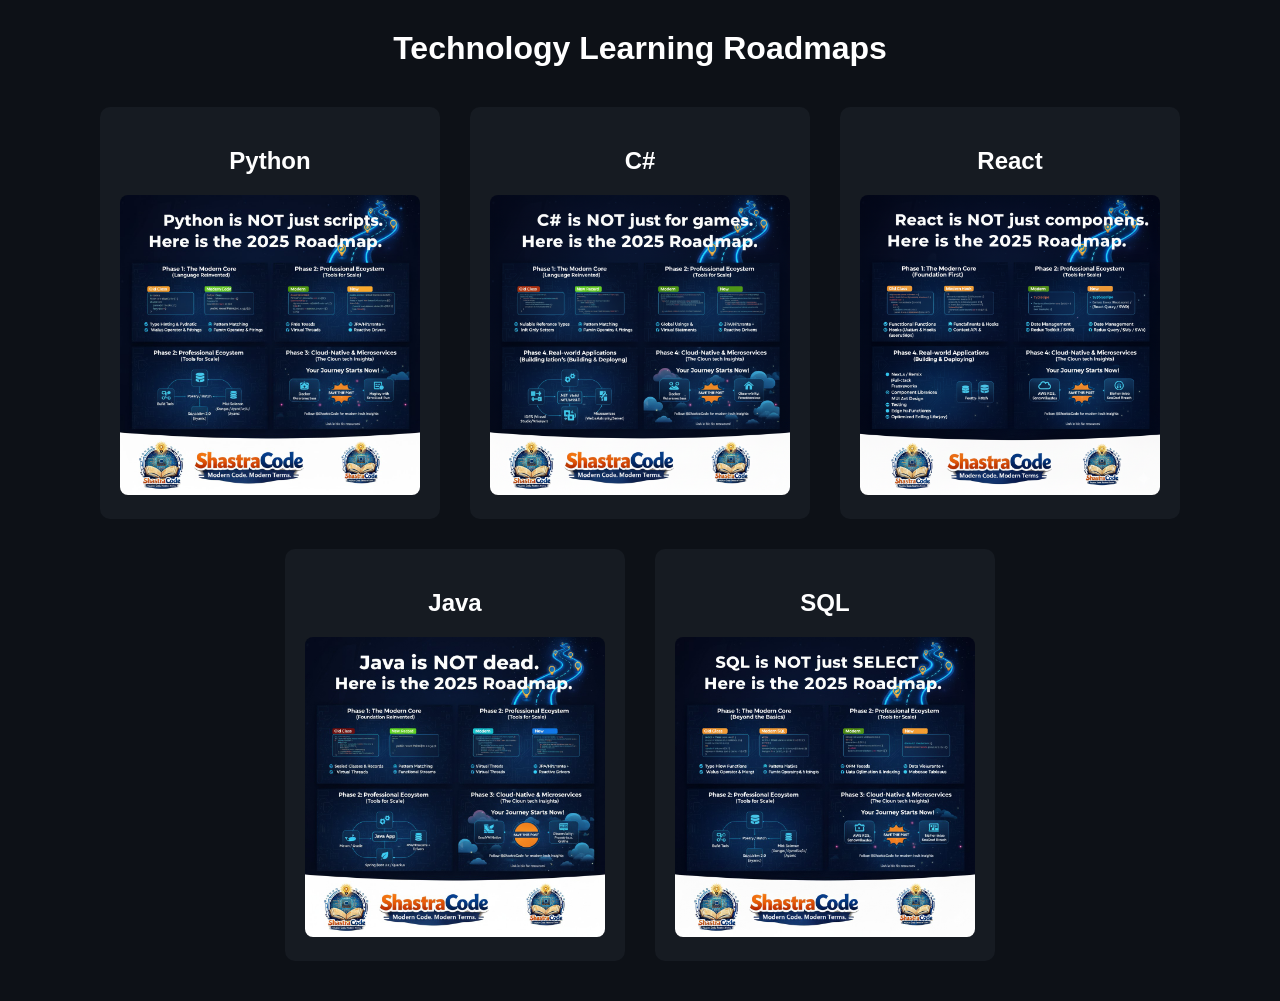
<file: roadmap.html>
<!DOCTYPE html>
<html>
<head>
    <title>Technology Roadmaps</title>
    <link rel="stylesheet" href="roadmap.css">
</head>
<body>

    <h1 class="title">Technology Learning Roadmaps</h1>

    <div class="roadmap-container">

        <div class="roadmap-card">
            <h2>Python</h2>
            <img src="road map of python.jpg" alt="Python Roadmap">
        </div>

        <div class="roadmap-card">
            <h2>C#</h2>
            <img src="roadmap of csharp.jpg" alt="c# Roadmap">
        </div>

        <div class="roadmap-card">
            <h2>React</h2>
            <img src="road map of react.png" alt="React Roadmap">
        </div>

        <div class="roadmap-card">
            <h2>Java</h2>
            <img src="Road map java.jpg" alt="Java Roadmap">
        </div>

        <div class="roadmap-card">
            <h2>SQL</h2>
            <img src="road map of sql.jpg" alt="SQL Roadmap">
        </div>

    </div>

</body>
</html>
</file>
<file: style.css>
/* ============================================================
   SHASTRACODE — Professional Design System
   ============================================================ */

/* --- Google Fonts Import --- */
@import url('https://fonts.googleapis.com/css2?family=Inter:wght@300;400;500;600;700;900&family=Fira+Code:wght@400;500&display=swap');

/* --- Design Tokens --- */
:root {
    --bg:           #050810;
    --bg-2:         #0a0f1e;
    --bg-3:         #0d1428;
    --card-bg:      rgba(255, 255, 255, 0.04);
    --glass:        rgba(255, 255, 255, 0.06);
    --glass-border: rgba(255, 255, 255, 0.1);
    --orange:       #ff6b00;
    --orange-glow:  rgba(255, 107, 0, 0.25);
    --blue:         #00d1ff;
    --blue-glow:    rgba(0, 209, 255, 0.2);
    --green:        #25D366;
    --purple:       #7c3aed;
    --text:         #ffffff;
    --text-muted:   rgba(255, 255, 255, 0.55);
    --text-dim:     rgba(255, 255, 255, 0.35);
    --radius-sm:    8px;
    --radius-md:    16px;
    --radius-lg:    24px;
    --radius-xl:    32px;
    --nav-h:        72px;
    --transition:   0.3s cubic-bezier(0.4, 0, 0.2, 1);
}

/* --- Reset & Base --- */
*, *::before, *::after { box-sizing: border-box; margin: 0; padding: 0; }

html { scroll-behavior: smooth; font-size: 16px; }

body {
    background-color: var(--bg);
    color: var(--text);
    font-family: 'Inter', sans-serif;
    line-height: 1.65;
    overflow-x: hidden;
}

img { max-width: 100%; display: block; }
a { text-decoration: none; color: inherit; }
ul { list-style: none; }
button { font-family: inherit; cursor: pointer; }

/* ============================================================
   SCROLLBAR
   ============================================================ */
::-webkit-scrollbar { width: 6px; }
::-webkit-scrollbar-track { background: var(--bg); }
::-webkit-scrollbar-thumb { background: var(--blue); border-radius: 3px; }

/* ============================================================
   TYPOGRAPHY HELPERS
   ============================================================ */
.accent { color: var(--blue); }
.gradient-text {
    background: linear-gradient(120deg, #00d1ff 0%, #a78bfa 50%, #ff6b00 100%);
    -webkit-background-clip: text;
    -webkit-text-fill-color: transparent;
    background-clip: text;
}

/* ============================================================
   SECTION HEADER SHARED
   ============================================================ */
.section-header {
    text-align: center;
    margin-bottom: 3.5rem;
}
.section-header h2 {
    font-size: clamp(1.8rem, 4vw, 2.8rem);
    font-weight: 800;
    margin: 0.6rem 0 0.8rem;
    letter-spacing: -0.5px;
}
.section-header p {
    color: var(--text-muted);
    font-size: 1.05rem;
}
.section-tag {
    display: inline-block;
    padding: 5px 14px;
    border-radius: 50px;
    background: var(--glass);
    border: 1px solid var(--glass-border);
    color: var(--blue);
    font-size: 0.8rem;
    font-weight: 600;
    letter-spacing: 0.06em;
    text-transform: uppercase;
}

/* ============================================================
   BUTTONS
   ============================================================ */
.btn-primary {
    display: inline-block;
    padding: 13px 32px;
    background: linear-gradient(135deg, #00d1ff, #0072ff);
    color: #fff;
    border: none;
    border-radius: 50px;
    font-weight: 700;
    font-size: 0.95rem;
    letter-spacing: 0.02em;
    transition: var(--transition);
    box-shadow: 0 0 20px rgba(0, 209, 255, 0.35);
    cursor: pointer;
}
.btn-primary:hover {
    transform: translateY(-3px);
    box-shadow: 0 8px 30px rgba(0, 209, 255, 0.55);
}
.btn-ghost {
    display: inline-block;
    padding: 12px 30px;
    background: transparent;
    color: var(--text);
    border: 1.5px solid var(--glass-border);
    border-radius: 50px;
    font-weight: 600;
    font-size: 0.95rem;
    transition: var(--transition);
    cursor: pointer;
    width: auto;
}
.btn-ghost:hover {
    border-color: var(--blue);
    color: var(--blue);
    background: rgba(0, 209, 255, 0.08);
    transform: translateY(-2px);
    box-shadow: none;
}

/* ============================================================
   NAVBAR
   ============================================================ */
#navbar {
    position: fixed;
    top: 0; left: 0; right: 0;
    z-index: 1000;
    height: var(--nav-h);
    background: rgba(5, 8, 16, 0.85);
    backdrop-filter: blur(20px);
    -webkit-backdrop-filter: blur(20px);
    border-bottom: 1px solid var(--glass-border);
}
.nav-inner {
    max-width: 1280px;
    margin: 0 auto;
    height: 100%;
    display: flex;
    align-items: center;
    justify-content: space-between;
    padding: 0 5%;
    gap: 2rem;
}
.logo-wrap {
    display: flex;
    align-items: center;
    gap: 12px;
    text-decoration: none;
}
.logo-img {
    height: 44px;
    width: 44px;
    border-radius: 10px;
    object-fit: cover;
}
.logo-text {
    font-size: 1.25rem;
    font-weight: 900;
    letter-spacing: -0.5px;
    color: #fff;
}
.nav-links {
    display: flex;
    align-items: center;
    gap: 0.5rem;
}
.nav-links li { margin: 0; }
.nav-link {
    padding: 8px 16px;
    border-radius: var(--radius-sm);
    color: var(--text-muted);
    font-size: 0.9rem;
    font-weight: 500;
    transition: var(--transition);
}
.nav-link:hover { color: #fff; background: var(--glass); }
.join-btn {
    background: linear-gradient(135deg, #00c6ff, #0072ff);
    color: #fff;
    border: none;
    padding: 10px 22px;
    font-size: 0.9rem;
    font-weight: 700;
    border-radius: 50px;
    cursor: pointer;
    box-shadow: 0 0 15px rgba(0, 198, 255, 0.4);
    transition: var(--transition);
    width: auto;
}
.join-btn:hover {
    transform: translateY(-2px);
    box-shadow: 0 6px 24px rgba(0, 198, 255, 0.6);
}

/* Hamburger */
.hamburger {
    display: none;
    flex-direction: column;
    gap: 5px;
    background: none;
    border: none;
    padding: 6px;
    cursor: pointer;
    width: auto;
}
.hamburger span {
    display: block;
    width: 24px;
    height: 2px;
    background: #fff;
    border-radius: 2px;
    transition: var(--transition);
}

/* Mobile Nav */
.mobile-nav {
    display: none;
    flex-direction: column;
    gap: 1rem;
    position: fixed;
    top: var(--nav-h);
    left: 0; right: 0;
    background: rgba(5, 8, 16, 0.97);
    backdrop-filter: blur(20px);
    padding: 2rem 5%;
    z-index: 999;
    border-bottom: 1px solid var(--glass-border);
    animation: slideDown 0.25s ease;
}
.mobile-nav.open { display: flex; }
.mob-link {
    font-size: 1rem;
    font-weight: 500;
    color: var(--text-muted);
    padding: 10px 0;
    border-bottom: 1px solid var(--glass-border);
    transition: var(--transition);
}
.mob-link:hover { color: #fff; }
.mob-join { margin-top: 0.5rem; }

@keyframes slideDown {
    from { opacity: 0; transform: translateY(-10px); }
    to   { opacity: 1; transform: translateY(0); }
}

/* ============================================================
   HERO
   ============================================================ */
.hero {
    min-height: 100vh;
    display: flex;
    align-items: center;
    justify-content: space-between;
    gap: 4rem;
    padding: calc(var(--nav-h) + 60px) 8% 80px;
    position: relative;
    overflow: hidden;
}
.hero-glow {
    position: absolute;
    border-radius: 50%;
    filter: blur(100px);
    pointer-events: none;
    z-index: 0;
}
.glow-1 {
    width: 500px; height: 500px;
    background: rgba(0, 209, 255, 0.12);
    top: -100px; left: -100px;
}
.glow-2 {
    width: 400px; height: 400px;
    background: rgba(255, 107, 0, 0.1);
    bottom: -80px; right: 5%;
}
.hero-content {
    position: relative;
    z-index: 1;
    max-width: 560px;
}
.badge {
    display: inline-block;
    padding: 7px 16px;
    border-radius: 50px;
    background: linear-gradient(90deg, rgba(0,209,255,0.12), rgba(124,58,237,0.12));
    border: 1px solid rgba(0,209,255,0.25);
    color: var(--blue);
    font-size: 0.82rem;
    font-weight: 600;
    letter-spacing: 0.04em;
    margin-bottom: 1.5rem;
}
.hero h1 {
    font-size: clamp(2.4rem, 5.5vw, 4rem);
    font-weight: 900;
    line-height: 1.15;
    letter-spacing: -1.5px;
    margin-bottom: 1.4rem;
}
.hero-sub {
    font-size: 1.1rem;
    color: var(--text-muted);
    margin-bottom: 2.5rem;
    line-height: 1.7;
}
.hero-actions {
    display: flex;
    gap: 1rem;
    flex-wrap: wrap;
}

/* Hero Visual */
.hero-visual {
    position: relative;
    z-index: 1;
    flex-shrink: 0;
}
.code-float {
    background: rgba(10, 15, 30, 0.9);
    border: 1px solid rgba(0, 209, 255, 0.3);
    border-radius: var(--radius-lg);
    overflow: hidden;
    box-shadow: 0 0 60px rgba(0, 209, 255, 0.15), 0 30px 60px rgba(0,0,0,0.5);
    backdrop-filter: blur(10px);
    animation: floatUp 6s ease-in-out infinite;
    min-width: 340px;
}
.code-float-header {
    display: flex;
    gap: 8px;
    align-items: center;
    padding: 14px 18px;
    background: rgba(255,255,255,0.03);
    border-bottom: 1px solid rgba(255,255,255,0.06);
}
.code-dot-r { display:block; width:12px; height:12px; border-radius:50%; background:#ff5f57; }
.code-dot-y { display:block; width:12px; height:12px; border-radius:50%; background:#ffbd2e; }
.code-dot-g { display:block; width:12px; height:12px; border-radius:50%; background:#28c841; }
.hero-code {
    font-family: 'Fira Code', monospace;
    font-size: 0.88rem;
    line-height: 1.8;
    padding: 1.5rem;
    color: #a9b7d0;
}
.c-blue   { color: #569cd6; }
.c-yellow { color: #dcdcaa; }
.c-green  { color: #6a9955; }

@keyframes floatUp {
    0%, 100% { transform: translateY(0px); }
    50%       { transform: translateY(-18px); }
}

/* ============================================================
   STATS STRIP
   ============================================================ */
.stats-strip {
    background: var(--bg-2);
    border-top: 1px solid var(--glass-border);
    border-bottom: 1px solid var(--glass-border);
    display: flex;
    justify-content: center;
    align-items: center;
    gap: 0;
    padding: 2.5rem 5%;
    flex-wrap: wrap;
}
.stat {
    display: flex;
    flex-direction: column;
    align-items: center;
    padding: 0 3.5rem;
}
.stat-num {
    font-size: 2.2rem;
    font-weight: 900;
    background: linear-gradient(135deg, #00d1ff, #a78bfa);
    -webkit-background-clip: text;
    -webkit-text-fill-color: transparent;
    background-clip: text;
}
.stat-label {
    font-size: 0.82rem;
    color: var(--text-muted);
    text-transform: uppercase;
    letter-spacing: 0.06em;
    margin-top: 4px;
}
.stat-divider {
    width: 1px;
    height: 50px;
    background: var(--glass-border);
}

/* ============================================================
   EVOLUTION SECTION
   ============================================================ */
.evolution-section {
    padding: 100px 8%;
    background: var(--bg-3);
}
.toggle-row {
    display: flex;
    align-items: center;
    justify-content: center;
    gap: 1.5rem;
    margin-bottom: 2.5rem;
}
.toggle-label {
    font-size: 1rem;
    font-weight: 600;
    color: var(--text-muted);
    transition: var(--transition);
}
.switch {
    position: relative;
    display: inline-block;
    width: 64px;
    height: 36px;
}
.switch input { opacity: 0; width: 0; height: 0; }
.slider {
    position: absolute;
    cursor: pointer;
    inset: 0;
    background: rgba(255,255,255,0.1);
    border-radius: 36px;
    border: 1px solid var(--glass-border);
    transition: .4s;
}
.slider::before {
    position: absolute;
    content: "";
    height: 26px; width: 26px;
    left: 4px; bottom: 4px;
    background: #fff;
    border-radius: 50%;
    transition: .4s;
}
input:checked + .slider { background: var(--orange); border-color: var(--orange); }
input:checked + .slider::before { transform: translateX(28px); }

.code-display {
    background: #010409;
    border-radius: var(--radius-md);
    border: 1px solid rgba(0, 209, 255, 0.25);
    overflow: hidden;
    max-width: 860px;
    margin: 0 auto;
    box-shadow: 0 0 40px rgba(0, 209, 255, 0.08);
}
.code-header-bar {
    display: flex;
    align-items: center;
    gap: 12px;
    padding: 14px 20px;
    background: rgba(255,255,255,0.03);
    border-bottom: 1px solid rgba(255,255,255,0.06);
}
.code-dots { display: flex; gap: 8px; }
.dot {
    width: 12px; height: 12px;
    border-radius: 50%;
}
.dot.r { background: #ff5f57; }
.dot.y { background: #ffbd2e; }
.dot.g { background: #28c841; }
.code-lang-tag {
    margin-left: auto;
    font-size: 0.78rem;
    color: var(--text-muted);
    font-family: 'Fira Code', monospace;
}
.code-body {
    font-family: 'Fira Code', monospace;
    font-size: 0.9rem;
    color: #7dcfff;
    padding: 2rem;
    white-space: pre-wrap;
    min-height: 140px;
    line-height: 1.75;
    transition: color 0.4s;
}

/* ============================================================
   ROADMAPS
   ============================================================ */
.roadmaps-section {
    padding: 100px 8%;
    background: var(--bg);
}
.grid {
    display: grid;
    grid-template-columns: repeat(auto-fill, minmax(240px, 1fr));
    gap: 1.5rem;
    max-width: 1280px;
    margin: 0 auto;
}
.card {
    background: var(--card-bg);
    border: 1px solid var(--glass-border);
    border-radius: var(--radius-md);
    padding: 1.5rem;
    cursor: pointer;
    transition: var(--transition);
    position: relative;
    overflow: hidden;
}
.card::before {
    content: '';
    position: absolute;
    inset: 0;
    background: linear-gradient(135deg, rgba(0,209,255,0.05), transparent);
    opacity: 0;
    transition: var(--transition);
}
.card:hover {
    border-color: var(--blue);
    transform: translateY(-8px);
    box-shadow: 0 0 30px rgba(0,209,255,0.15), 0 20px 40px rgba(0,0,0,0.4);
}
.card:hover::before { opacity: 1; }
.card-icon {
    font-size: 2rem;
    margin-bottom: 1rem;
}
.card img {
    width: 100%;
    height: 150px;
    object-fit: cover;
    border-radius: var(--radius-sm);
    margin-bottom: 1rem;
}
.card h3 {
    font-size: 1.15rem;
    font-weight: 700;
    margin-bottom: 0.4rem;
    transition: var(--transition);
}
.card:hover h3 { color: var(--blue); }
.card p {
    font-size: 0.88rem;
    color: var(--text-muted);
    margin-bottom: 1rem;
}
.card-badge {
    display: inline-block;
    padding: 4px 10px;
    border-radius: 50px;
    background: rgba(0, 209, 255, 0.1);
    border: 1px solid rgba(0, 209, 255, 0.25);
    color: var(--blue);
    font-size: 0.72rem;
    font-weight: 600;
    text-transform: uppercase;
    letter-spacing: 0.05em;
}
.view-all {
    text-align: center;
    margin-top: 3rem;
}

/* ============================================================
   ABOUT
   ============================================================ */
.about-section {
    padding: 100px 8%;
    background: var(--bg-2);
}
.about-inner {
    max-width: 1200px;
    margin: 0 auto;
    display: flex;
    gap: 5rem;
    align-items: center;
}
.about-text {
    flex: 1;
}
.about-text .section-tag { margin-bottom: 1.2rem; display: inline-block; }
.about-text h2 {
    font-size: clamp(1.8rem, 3.5vw, 2.5rem);
    font-weight: 800;
    margin: 0.6rem 0 1.2rem;
    letter-spacing: -0.5px;
}
.about-text p {
    color: var(--text-muted);
    margin-bottom: 1rem;
    line-height: 1.8;
}
.about-actions {
    display: flex;
    gap: 1rem;
    flex-wrap: wrap;
    margin-top: 2rem;
}
.about-visual { flex: 1; }
.about-feature-list {
    display: flex;
    flex-direction: column;
    gap: 1.2rem;
}
.feature-item {
    display: flex;
    align-items: flex-start;
    gap: 1.2rem;
    background: var(--glass);
    border: 1px solid var(--glass-border);
    border-radius: var(--radius-md);
    padding: 1.2rem;
    transition: var(--transition);
}
.feature-item:hover {
    border-color: var(--blue);
    background: rgba(0,209,255,0.06);
}
.feature-icon {
    font-size: 1.6rem;
    line-height: 1;
    flex-shrink: 0;
}
.feature-item strong {
    font-size: 0.95rem;
    font-weight: 700;
    display: block;
    margin-bottom: 4px;
}
.feature-item p {
    font-size: 0.84rem;
    color: var(--text-muted);
    margin: 0;
}

/* ============================================================
   CONTACT
   ============================================================ */
.contact-section {
    padding: 100px 8%;
    background: var(--bg-3);
}
.contact-cards {
    display: flex;
    gap: 2rem;
    max-width: 900px;
    margin: 0 auto;
    flex-wrap: wrap;
    justify-content: center;
}
.contact-card {
    display: flex;
    align-items: flex-start;
    gap: 1.5rem;
    flex: 1;
    min-width: 280px;
    background: var(--glass);
    border: 1px solid var(--glass-border);
    border-radius: var(--radius-lg);
    padding: 2rem;
    text-decoration: none;
    color: #fff;
    transition: var(--transition);
    position: relative;
    overflow: hidden;
}
.contact-card::before {
    content: '';
    position: absolute;
    inset: 0;
    opacity: 0;
    transition: var(--transition);
}
.contact-card:hover {
    transform: translateY(-6px);
}

/* WhatsApp card */
.whatsapp-card::before {
    background: linear-gradient(135deg, rgba(37,211,102,0.08), transparent);
}
.whatsapp-card:hover {
    border-color: var(--green);
    box-shadow: 0 0 30px rgba(37,211,102,0.2), 0 20px 40px rgba(0,0,0,0.3);
}
.whatsapp-card:hover::before { opacity: 1; }

/* Email card — Featured / Important */
.email-card {
    border-color: rgba(0,209,255,0.45);
    box-shadow: 0 0 22px rgba(0,209,255,0.15), 0 8px 32px rgba(0,0,0,0.25);
    order: -1;
}
.email-card::before {
    background: linear-gradient(135deg, rgba(0,209,255,0.13), transparent);
    opacity: 0.6;
}
.email-card:hover {
    border-color: var(--blue);
    box-shadow: 0 0 44px rgba(0,209,255,0.38), 0 20px 48px rgba(0,0,0,0.35);
    transform: translateY(-8px);
}
.email-card:hover::before { opacity: 1; }
/* Featured badge */
.email-card .email-badge {
    display: inline-flex;
    align-items: center;
    gap: 4px;
    font-size: 0.68rem;
    font-weight: 700;
    letter-spacing: 0.08em;
    text-transform: uppercase;
    color: var(--blue);
    background: rgba(0,209,255,0.12);
    border: 1px solid rgba(0,209,255,0.35);
    border-radius: 20px;
    padding: 3px 10px;
    margin-bottom: 0.5rem;
    animation: email-badge-pulse 2.5s ease-in-out infinite;
}
@keyframes email-badge-pulse {
    0%, 100% { box-shadow: 0 0 0 0 rgba(0,209,255,0.35); }
    50%       { box-shadow: 0 0 0 6px rgba(0,209,255,0); }
}

.contact-card-icon {
    flex-shrink: 0;
    width: 64px; height: 64px;
    border-radius: var(--radius-md);
    display: flex;
    align-items: center;
    justify-content: center;
}
.whatsapp-icon { background: rgba(37,211,102,0.15); color: var(--green); }
.email-icon    { background: rgba(0,209,255,0.15);  color: var(--blue); }

.contact-card-body h3 {
    font-size: 1.2rem;
    font-weight: 700;
    margin-bottom: 0.5rem;
}
.contact-card-body p {
    font-size: 0.9rem;
    color: var(--text-muted);
    line-height: 1.6;
    margin-bottom: 1rem;
}
.contact-cta {
    font-size: 0.88rem;
    font-weight: 600;
    color: var(--blue);
    transition: var(--transition);
}
.whatsapp-card .contact-cta { color: var(--green); }
.contact-card:hover .contact-cta { letter-spacing: 0.03em; }

/* ============================================================
   IMAGE MODAL
   ============================================================ */
.modal {
    display: none;
    position: fixed;
    inset: 0;
    z-index: 2000;
    background: rgba(0, 0, 0, 0.9);
    justify-content: center;
    align-items: center;
    backdrop-filter: blur(8px);
}
.modal.show { display: flex; }
.modal-inner {
    position: relative;
    max-width: 92vw;
    max-height: 92vh;
    text-align: center;
}
.modal-title {
    color: var(--text-muted);
    font-size: 0.9rem;
    margin-bottom: 1rem;
    font-weight: 600;
}
.modal-content {
    max-width: 100%;
    max-height: 80vh;
    border-radius: var(--radius-md);
    box-shadow: 0 0 60px rgba(0,0,0,0.8);
    object-fit: contain;
}
.modal-close {
    position: absolute;
    top: -48px;
    right: 0;
    background: var(--glass);
    border: 1px solid var(--glass-border);
    color: #fff;
    width: 40px; height: 40px;
    border-radius: 50%;
    font-size: 1.4rem;
    display: flex;
    align-items: center;
    justify-content: center;
    cursor: pointer;
    transition: var(--transition);
    line-height: 1;
    width: auto;
    padding: 0 12px;
}
.modal-close:hover { background: rgba(255,255,255,0.15); }

/* ============================================================
   COMMUNITY MODAL
   ============================================================ */
.community-modal {
    display: none;
    position: fixed;
    inset: 0;
    z-index: 2000;
    background: rgba(0, 0, 0, 0.85);
    justify-content: center;
    align-items: center;
    backdrop-filter: blur(8px);
}
.community-modal.show { display: flex; }
.community-box {
    background: linear-gradient(145deg, #0d1428, #0a0f1e);
    border: 1px solid rgba(0, 209, 255, 0.2);
    border-radius: var(--radius-xl);
    padding: 3rem 2.5rem;
    text-align: center;
    width: 380px;
    max-width: 95vw;
    box-shadow: 0 0 50px rgba(0,209,255,0.15), 0 40px 80px rgba(0,0,0,0.6);
    position: relative;
    animation: popIn 0.3s cubic-bezier(0.34, 1.56, 0.64, 1);
}
@keyframes popIn {
    from { opacity: 0; transform: scale(0.85); }
    to   { opacity: 1; transform: scale(1); }
}
.community-close {
    position: absolute;
    top: 16px; right: 16px;
    background: var(--glass);
    border: 1px solid var(--glass-border);
    color: var(--text-muted);
    width: 34px; height: 34px;
    border-radius: 50%;
    font-size: 1.2rem;
    display: flex;
    align-items: center;
    justify-content: center;
    cursor: pointer;
    transition: var(--transition);
    padding: 0;
    width: auto;
    padding: 0 10px;
    height: 34px;
}
.community-close:hover { color: #fff; background: rgba(255,255,255,0.1); }
.community-icon-wrap {
    font-size: 3rem;
    margin-bottom: 1rem;
}
.community-box h2 {
    font-size: 1.5rem;
    font-weight: 800;
    margin-bottom: 0.5rem;
}
.community-sub {
    color: var(--text-muted);
    font-size: 0.9rem;
    margin-bottom: 2rem;
}
.community-links {
    display: flex;
    flex-direction: column;
    gap: 1rem;
}
.community-link {
    display: flex;
    align-items: center;
    justify-content: center;
    gap: 10px;
    padding: 14px;
    border-radius: var(--radius-md);
    color: #fff;
    text-decoration: none;
    font-weight: 600;
    font-size: 0.95rem;
    transition: var(--transition);
}
.community-link:hover { transform: translateY(-2px); filter: brightness(1.1); }
.instagram {
    background: linear-gradient(45deg, #f58529, #dd2a7b, #8134af);
    box-shadow: 0 4px 20px rgba(221,42,123,0.35);
}
.whatsapp {
    background: #25D366;
    box-shadow: 0 4px 20px rgba(37,211,102,0.35);
}

/* ============================================================
   FLOATING WHATSAPP BUTTON
   ============================================================ */
.whatsapp-float {
    position: fixed;
    bottom: 32px;
    right: 32px;
    z-index: 1500;
    width: 60px; height: 60px;
    border-radius: 50%;
    background: #25D366;
    display: flex;
    align-items: center;
    justify-content: center;
    box-shadow: 0 4px 20px rgba(37,211,102,0.5), 0 8px 30px rgba(0,0,0,0.3);
    transition: var(--transition);
    animation: pulse-wa 2.5s ease-in-out infinite;
}
.whatsapp-float:hover {
    transform: scale(1.12);
    box-shadow: 0 6px 30px rgba(37,211,102,0.7), 0 12px 40px rgba(0,0,0,0.4);
    animation: none;
}
.whatsapp-tooltip {
    position: absolute;
    right: 70px;
    background: rgba(10,15,30,0.95);
    border: 1px solid var(--glass-border);
    color: #fff;
    font-size: 0.8rem;
    font-weight: 600;
    padding: 6px 12px;
    border-radius: var(--radius-sm);
    white-space: nowrap;
    opacity: 0;
    pointer-events: none;
    transition: var(--transition);
}
.whatsapp-float:hover .whatsapp-tooltip { opacity: 1; }
@keyframes pulse-wa {
    0%, 100% { box-shadow: 0 4px 20px rgba(37,211,102,0.5), 0 0 0 0 rgba(37,211,102,0.4); }
    50%       { box-shadow: 0 4px 20px rgba(37,211,102,0.5), 0 0 0 14px rgba(37,211,102,0); }
}

/* ============================================================
   FOOTER
   ============================================================ */
.footer {
    background: var(--bg-2);
    border-top: 1px solid var(--glass-border);
}
.footer-inner {
    max-width: 1280px;
    margin: 0 auto;
    padding: 5rem 8% 3rem;
    display: grid;
    grid-template-columns: 2fr 1fr 1fr 1fr;
    gap: 3rem;
}
.footer-brand .footer-logo-text {
    font-size: 1.4rem;
    font-weight: 900;
    letter-spacing: -0.5px;
    display: block;
    margin-bottom: 0.75rem;
}
.footer-brand p {
    color: var(--text-muted);
    font-size: 0.88rem;
    margin-bottom: 1.5rem;
    line-height: 1.6;
}
.footer-socials {
    display: flex;
    gap: 0.75rem;
}
.social-icon {
    width: 38px; height: 38px;
    border-radius: var(--radius-sm);
    background: var(--glass);
    border: 1px solid var(--glass-border);
    display: flex;
    align-items: center;
    justify-content: center;
    color: var(--text-muted);
    transition: var(--transition);
}
.social-icon:hover {
    color: #fff;
    border-color: var(--blue);
    background: rgba(0,209,255,0.1);
}
.footer-links-col {
    display: flex;
    flex-direction: column;
    gap: 0.75rem;
}
.footer-links-col strong {
    font-size: 0.82rem;
    text-transform: uppercase;
    letter-spacing: 0.08em;
    color: var(--text-dim);
    margin-bottom: 0.3rem;
}
.footer-links-col a {
    font-size: 0.9rem;
    color: var(--text-muted);
    transition: var(--transition);
}
.footer-links-col a:hover { color: #fff; }
.footer-bottom {
    border-top: 1px solid var(--glass-border);
    padding: 1.5rem 8%;
    text-align: center;
    color: var(--text-dim);
    font-size: 0.83rem;
    max-width: 1280px;
    margin: 0 auto;
}

/* ============================================================
   RESPONSIVE
   ============================================================ */
@media (max-width: 1024px) {
    .footer-inner { grid-template-columns: 1fr 1fr; gap: 2.5rem; }
    .about-inner { gap: 3rem; }
}

@media (max-width: 768px) {
    .nav-links { display: none; }
    .hamburger { display: flex; }
    .hero {
        flex-direction: column;
        text-align: center;
        padding: calc(var(--nav-h) + 40px) 6% 60px;
        gap: 3rem;
    }
    .hero-actions { justify-content: center; }
    .hero-visual { width: 100%; }
    .code-float { min-width: unset; width: 100%; }
    .stats-strip { gap: 1rem; }
    .stat { padding: 0.5rem 1.5rem; }
    .stat-divider { display: none; }
    .about-inner { flex-direction: column; gap: 2.5rem; }
    .footer-inner { grid-template-columns: 1fr 1fr; gap: 2rem; }
    .footer-brand { grid-column: 1 / -1; }
}

@media (max-width: 480px) {
    .hero h1 { font-size: 2rem; }
    .contact-cards { flex-direction: column; }
    .footer-inner { grid-template-columns: 1fr; }
    .whatsapp-float { bottom: 20px; right: 20px; }
    .stats-strip { flex-direction: column; gap: 1.5rem; }
    .stat-divider { display: none; }
    .stat { flex-direction: row; gap: 1rem; align-items: center; }
}
</file>
<file: portfolio.css>
/* ============================================================
   SHASTRACODE — PORTFOLIO v2.0 — Premium Professional Design
   ============================================================ */

@import url('https://fonts.googleapis.com/css2?family=Inter:wght@300;400;500;600;700;800;900&family=Fira+Code:wght@400;500;600&family=Space+Grotesk:wght@400;500;600;700;800&display=swap');

/* ============================================================
   DESIGN TOKENS
   ============================================================ */
:root {
    /* Background layers */
    --bg:           #030712;
    --bg-2:         #060d1f;
    --bg-3:         #0a1428;
    --bg-card:      rgba(255,255,255,0.03);
    --bg-card-hover: rgba(255,255,255,0.06);

    /* Glass */
    --glass:        rgba(255,255,255,0.04);
    --glass-b:      rgba(255,255,255,0.08);
    --glass-hover:  rgba(255,255,255,0.07);

    /* Brand colors */
    --blue:         #00d4ff;
    --blue-2:       #0080ff;
    --blue-glow:    rgba(0,212,255,0.25);
    --purple:       #a855f7;
    --purple-2:     #7c3aed;
    --pink:         #ec4899;
    --orange:       #f97316;
    --green:        #22c55e;
    --cyan:         #06b6d4;
    --yellow:       #eab308;
    --teal:         #14b8a6;

    /* Text */
    --text:         #f8fafc;
    --text-2:       rgba(248,250,252,0.75);
    --muted:        rgba(248,250,252,0.5);
    --dim:          rgba(248,250,252,0.3);

    /* Gradients */
    --grad-primary: linear-gradient(135deg, #00d4ff, #a855f7, #f97316);
    --grad-blue:    linear-gradient(135deg, #00d4ff, #0080ff);
    --grad-glow:    linear-gradient(135deg, rgba(0,212,255,0.15), rgba(168,85,247,0.1));

    /* Spacing */
    --nav-h:        72px;
    --section-pad:  110px 8%;
    --max-w:        1240px;

    /* Animation */
    --ease:         cubic-bezier(0.4, 0, 0.2, 1);
    --ease-out:     cubic-bezier(0, 0, 0.2, 1);
    --ease-spring:  cubic-bezier(0.34, 1.56, 0.64, 1);
}

/* ============================================================
   RESET & BASE
   ============================================================ */
*, *::before, *::after {
    box-sizing: border-box;
    margin: 0;
    padding: 0;
}
html {
    scroll-behavior: smooth;
    font-size: 16px;
}
body {
    background: var(--bg);
    color: var(--text);
    font-family: 'Space Grotesk', 'Inter', sans-serif;
    line-height: 1.65;
    overflow-x: hidden;
    -webkit-font-smoothing: antialiased;
    -moz-osx-font-smoothing: grayscale;
}
img { max-width: 100%; display: block; }
a  { text-decoration: none; color: inherit; }
ul { list-style: none; }
button { font-family: inherit; cursor: pointer; border: none; background: none; }

/* Scrollbar */
::-webkit-scrollbar { width: 4px; }
::-webkit-scrollbar-track { background: var(--bg); }
::-webkit-scrollbar-thumb {
    background: linear-gradient(180deg, var(--blue), var(--purple));
    border-radius: 4px;
}
::selection { background: rgba(0,212,255,0.2); color: var(--text); }

/* ============================================================
   CUSTOM CURSOR (desktop)
   ============================================================ */
.pf-cursor {
    width: 10px; height: 10px;
    background: var(--blue);
    border-radius: 50%;
    position: fixed;
    top: 0; left: 0;
    pointer-events: none;
    z-index: 9999;
    transform: translate(-50%, -50%);
    transition: width 0.2s, height 0.2s, background 0.2s;
    mix-blend-mode: difference;
}
.pf-cursor-follower {
    width: 36px; height: 36px;
    border: 1.5px solid rgba(0,212,255,0.4);
    border-radius: 50%;
    position: fixed;
    top: 0; left: 0;
    pointer-events: none;
    z-index: 9998;
    transform: translate(-50%, -50%);
    transition: all 0.12s var(--ease-out);
}
.pf-cursor.pf-cursor-hover {
    width: 20px; height: 20px;
}
.pf-cursor-follower.pf-cursor-hover {
    width: 60px; height: 60px;
    border-color: rgba(0,212,255,0.2);
}
@media (pointer: coarse) {
    .pf-cursor, .pf-cursor-follower { display: none; }
}

/* ============================================================
   PARTICLES CANVAS
   ============================================================ */
#pfParticles {
    position: fixed;
    inset: 0;
    z-index: 0;
    pointer-events: none;
    opacity: 0.5;
}

/* ============================================================
   GLOBAL HELPERS
   ============================================================ */
.pf-gradient-text {
    background: var(--grad-primary);
    -webkit-background-clip: text;
    -webkit-text-fill-color: transparent;
    background-clip: text;
}
.pf-accent { color: var(--blue); }

.pf-section-eyebrow {
    display: inline-flex;
    align-items: center;
    gap: 10px;
    font-size: 0.78rem;
    font-weight: 700;
    letter-spacing: 0.12em;
    text-transform: uppercase;
    color: var(--blue);
    margin-bottom: 1rem;
}
.pf-eyebrow-line {
    width: 30px;
    height: 2px;
    background: var(--grad-blue);
    border-radius: 2px;
}

/* ============================================================
   BUTTONS
   ============================================================ */
.pf-btn-primary {
    display: inline-flex;
    align-items: center;
    gap: 8px;
    padding: 14px 28px;
    background: var(--grad-blue);
    color: #fff;
    border-radius: 50px;
    font-weight: 700;
    font-size: 0.95rem;
    transition: all 0.3s var(--ease);
    box-shadow: 0 0 24px rgba(0,212,255,0.35);
    position: relative;
    overflow: hidden;
    white-space: nowrap;
}
.pf-btn-primary::before {
    content: '';
    position: absolute;
    inset: 0;
    background: linear-gradient(135deg, rgba(255,255,255,0.15), transparent);
    opacity: 0;
    transition: opacity 0.3s;
}
.pf-btn-primary:hover {
    transform: translateY(-3px);
    box-shadow: 0 8px 35px rgba(0,212,255,0.55);
}
.pf-btn-primary:hover::before { opacity: 1; }

.pf-btn-outline {
    display: inline-flex;
    align-items: center;
    gap: 8px;
    padding: 13px 26px;
    background: transparent;
    border: 1.5px solid rgba(255,255,255,0.15);
    border-radius: 50px;
    font-weight: 600;
    font-size: 0.95rem;
    color: var(--text);
    transition: all 0.3s var(--ease);
    white-space: nowrap;
}
.pf-btn-outline:hover {
    border-color: var(--blue);
    color: var(--blue);
    background: rgba(0,212,255,0.06);
    transform: translateY(-2px);
}
.pf-btn-block {
    display: flex;
    justify-content: center;
    width: 100%;
    margin-top: 1.5rem;
}
.pf-btn-lg {
    padding: 16px 36px;
    font-size: 1rem;
}

/* ============================================================
   NAVBAR
   ============================================================ */
#pf-navbar {
    position: fixed;
    top: 0; left: 0; right: 0;
    z-index: 1000;
    height: var(--nav-h);
    background: rgba(3,7,18,0.8);
    backdrop-filter: blur(24px);
    -webkit-backdrop-filter: blur(24px);
    border-bottom: 1px solid rgba(255,255,255,0.06);
    transition: all 0.3s var(--ease);
}
#pf-navbar.pf-scrolled {
    background: rgba(3,7,18,0.95);
    box-shadow: 0 4px 40px rgba(0,0,0,0.6);
}
.pf-nav-inner {
    max-width: var(--max-w);
    margin: 0 auto;
    height: 100%;
    display: flex;
    align-items: center;
    justify-content: space-between;
    padding: 0 5%;
    gap: 2rem;
}
.pf-nav-logo {
    display: flex;
    align-items: center;
    gap: 10px;
    font-size: 1rem;
    font-weight: 700;
    color: var(--text);
    transition: opacity 0.25s;
}
.pf-nav-logo:hover { opacity: 0.8; }
.pf-logo-icon {
    width: 38px; height: 38px;
    border-radius: 10px;
    background: var(--grad-blue);
    display: flex;
    align-items: center;
    justify-content: center;
    font-weight: 900;
    font-size: 0.85rem;
    color: #fff;
    flex-shrink: 0;
    box-shadow: 0 0 16px rgba(0,212,255,0.4);
}
.pf-logo-text { font-size: 1rem; font-weight: 700; }

.pf-nav-links {
    display: flex;
    align-items: center;
    gap: 2px;
    list-style: none;
}
.pf-nav-link {
    padding: 8px 16px;
    border-radius: 8px;
    color: var(--muted);
    font-size: 0.9rem;
    font-weight: 500;
    transition: all 0.25s;
    position: relative;
}
.pf-nav-link:hover, .pf-nav-link.active { color: var(--text); background: var(--glass); }
.pf-nav-cta {
    background: var(--grad-blue) !important;
    color: #fff !important;
    padding: 9px 22px;
    border-radius: 50px;
    font-weight: 700;
    box-shadow: 0 0 18px rgba(0,212,255,0.3);
    margin-left: 8px;
}
.pf-nav-cta:hover {
    transform: translateY(-1px);
    box-shadow: 0 4px 24px rgba(0,212,255,0.5) !important;
}

.pf-nav-right {
    display: flex;
    align-items: center;
    gap: 1rem;
}
.pf-nav-status {
    display: flex;
    align-items: center;
    gap: 6px;
    font-size: 0.78rem;
    font-weight: 600;
    color: var(--green);
    background: rgba(34,197,94,0.1);
    border: 1px solid rgba(34,197,94,0.2);
    padding: 4px 10px;
    border-radius: 50px;
}
.pf-status-dot {
    width: 6px; height: 6px;
    border-radius: 50%;
    background: var(--green);
    animation: pfPulseGreen 2s ease-in-out infinite;
}
@keyframes pfPulseGreen {
    0%,100% { box-shadow: 0 0 0 0 rgba(34,197,94,0.5); }
    50%      { box-shadow: 0 0 0 5px rgba(34,197,94,0); }
}

/* Hamburger */
.pf-hamburger {
    display: none;
    flex-direction: column;
    gap: 5px;
    padding: 6px;
    cursor: pointer;
}
.pf-hamburger span {
    display: block;
    width: 22px; height: 2px;
    background: var(--text);
    border-radius: 2px;
    transition: all 0.3s var(--ease);
}
.pf-hamburger.active span:nth-child(1) { transform: rotate(45deg) translate(5px, 5px); }
.pf-hamburger.active span:nth-child(2) { opacity: 0; transform: scaleX(0); }
.pf-hamburger.active span:nth-child(3) { transform: rotate(-45deg) translate(5px, -5px); }

/* Mobile nav */
.pf-mobile-nav {
    display: none;
    flex-direction: column;
    position: fixed;
    top: var(--nav-h); left: 0; right: 0;
    background: rgba(3,7,18,0.98);
    backdrop-filter: blur(24px);
    z-index: 999;
    border-bottom: 1px solid rgba(255,255,255,0.07);
    padding: 1rem 0;
}
.pf-mobile-nav.open { display: flex; animation: pfSlideDown 0.25s ease; }
.pf-mob-header {
    display: flex;
    align-items: center;
    gap: 10px;
    padding: 12px 5%;
    border-bottom: 1px solid rgba(255,255,255,0.07);
    margin-bottom: 0.5rem;
    font-weight: 700;
}
.pf-mob-link {
    padding: 14px 5%;
    font-size: 0.95rem;
    font-weight: 500;
    color: var(--muted);
    border-bottom: 1px solid rgba(255,255,255,0.04);
    transition: all 0.2s;
}
.pf-mob-link:hover { color: var(--text); padding-left: 7%; }
.pf-mob-cta {
    margin: 1rem 5%;
    padding: 14px 5%;
    background: var(--grad-blue);
    color: #fff !important;
    border-radius: 12px;
    text-align: center;
    font-weight: 700;
    border: none;
}
@keyframes pfSlideDown {
    from { opacity: 0; transform: translateY(-8px); }
    to   { opacity: 1; transform: translateY(0); }
}

/* ============================================================
   HERO
   ============================================================ */
.pf-hero {
    min-height: 100vh;
    display: flex;
    align-items: center;
    justify-content: space-between;
    gap: 4rem;
    padding: calc(var(--nav-h) + 70px) 8% 90px;
    position: relative;
    overflow: hidden;
    z-index: 1;
}

/* Background layers */
.pf-hero-bg {
    position: absolute;
    inset: 0;
    z-index: 0;
    pointer-events: none;
}
.pf-glow {
    position: absolute;
    border-radius: 50%;
    filter: blur(120px);
    pointer-events: none;
}
.pf-glow-1 {
    width: 700px; height: 700px;
    background: rgba(0,212,255,0.09);
    top: -200px; left: -200px;
    animation: pfGlowFloat1 8s ease-in-out infinite;
}
.pf-glow-2 {
    width: 500px; height: 500px;
    background: rgba(168,85,247,0.08);
    bottom: -100px; right: 10%;
    animation: pfGlowFloat2 10s ease-in-out infinite;
}
.pf-glow-3 {
    width: 300px; height: 300px;
    background: rgba(249,115,22,0.07);
    top: 30%; right: 5%;
    animation: pfGlowFloat1 12s ease-in-out infinite 2s;
}
@keyframes pfGlowFloat1 {
    0%,100% { transform: translate(0,0) scale(1); }
    50%      { transform: translate(30px, 20px) scale(1.05); }
}
@keyframes pfGlowFloat2 {
    0%,100% { transform: translate(0,0) scale(1); }
    50%      { transform: translate(-20px, -30px) scale(1.08); }
}

/* Grid lines overlay */
.pf-grid-lines {
    position: absolute;
    inset: 0;
    background-image:
        linear-gradient(rgba(0,212,255,0.03) 1px, transparent 1px),
        linear-gradient(90deg, rgba(0,212,255,0.03) 1px, transparent 1px);
    background-size: 60px 60px;
    mask-image: radial-gradient(ellipse 80% 80% at 50% 50%, black 20%, transparent 80%);
}

/* Hero content */
.pf-hero-content {
    position: relative;
    z-index: 1;
    max-width: 600px;
    flex: 1;
}
.pf-hero-eyebrow {
    display: flex;
    align-items: center;
    gap: 1rem;
    margin-bottom: 1.5rem;
}
.pf-availability {
    display: inline-flex;
    align-items: center;
    gap: 8px;
    padding: 6px 14px;
    border-radius: 50px;
    background: rgba(34,197,94,0.1);
    border: 1px solid rgba(34,197,94,0.25);
    color: var(--green);
    font-size: 0.8rem;
    font-weight: 600;
}
.pf-dot {
    display: inline-block;
    width: 7px; height: 7px;
    border-radius: 50%;
    background: var(--green);
    animation: pfPulseGreen 2s ease-in-out infinite;
}
.pf-hero-year {
    font-size: 0.8rem;
    color: var(--dim);
    font-family: 'Fira Code', monospace;
}

.pf-hero-title {
    margin-bottom: 1rem;
}
.pf-hero-line {
    display: block;
    font-size: clamp(1.2rem, 2.5vw, 1.6rem);
    font-weight: 500;
    color: var(--muted);
    font-family: 'Fira Code', monospace;
    margin-bottom: 0.3rem;
}
.pf-hero-name {
    display: block;
    font-size: clamp(2.8rem, 6vw, 4.5rem);
    font-weight: 900;
    line-height: 1.05;
    letter-spacing: -2px;
}

/* Typewriter */
.pf-typewriter-wrap {
    display: flex;
    align-items: center;
    gap: 6px;
    margin-bottom: 1.5rem;
    font-size: clamp(1rem, 2vw, 1.25rem);
    font-weight: 600;
    color: var(--text-2);
}
.pf-typewriter-prefix { color: var(--muted); }
.pf-typewriter {
    color: var(--blue);
    font-family: 'Fira Code', monospace;
}
.pf-cursor-blink {
    color: var(--blue);
    animation: pfBlink 1s step-end infinite;
}
@keyframes pfBlink {
    0%, 100% { opacity: 1; }
    50%       { opacity: 0; }
}

.pf-hero-desc {
    font-size: 1.05rem;
    color: var(--muted);
    line-height: 1.8;
    margin-bottom: 2.2rem;
}
.pf-hero-desc strong { color: var(--text); }

.pf-hero-actions {
    display: flex;
    gap: 1rem;
    flex-wrap: wrap;
    margin-bottom: 2.5rem;
}

/* Tech pills */
.pf-hero-tech {
    display: flex;
    align-items: center;
    gap: 0.75rem;
    flex-wrap: wrap;
}
.pf-tech-label {
    font-size: 0.78rem;
    color: var(--dim);
    font-weight: 600;
    text-transform: uppercase;
    letter-spacing: 0.08em;
    flex-shrink: 0;
}
.pf-tech-pills { display: flex; flex-wrap: wrap; gap: 0.4rem; }
.pf-tech-pill {
    padding: 4px 12px;
    border-radius: 50px;
    background: var(--glass);
    border: 1px solid rgba(255,255,255,0.1);
    font-size: 0.78rem;
    font-weight: 600;
    color: var(--muted);
    font-family: 'Fira Code', monospace;
    transition: all 0.2s;
}
.pf-tech-pill:hover { border-color: var(--blue); color: var(--blue); }

/* Hero Visual */
.pf-hero-visual {
    position: relative;
    z-index: 1;
    flex-shrink: 0;
    width: 380px;
    height: 380px;
}
.pf-avatar-scene {
    position: relative;
    width: 100%;
    height: 100%;
    display: flex;
    align-items: center;
    justify-content: center;
}

/* Orbits */
.pf-orbit {
    position: absolute;
    border-radius: 50%;
    border: 1px solid rgba(0,212,255,0.1);
}
.pf-orbit-1 { width: 280px; height: 280px; animation: pfOrbit 15s linear infinite; }
.pf-orbit-2 { width: 350px; height: 350px; animation: pfOrbit 22s linear infinite reverse; border-style: dashed; border-color: rgba(168,85,247,0.1); }
.pf-orbit-3 { width: 420px; height: 420px; animation: pfOrbit 30s linear infinite; border-color: rgba(249,115,22,0.07); }
@keyframes pfOrbit { to { transform: rotate(360deg); } }

.pf-orbit-dot {
    position: absolute;
    top: -5px; left: 50%;
    transform: translateX(-50%);
    width: 10px; height: 10px;
    border-radius: 50%;
    background: var(--blue);
    box-shadow: 0 0 12px rgba(0,212,255,0.8);
}
.pf-orbit-dot-2 {
    background: var(--purple);
    box-shadow: 0 0 12px rgba(168,85,247,0.8);
}
.pf-orbit-dot-3 {
    background: var(--orange);
    box-shadow: 0 0 12px rgba(249,115,22,0.8);
}

/* Avatar Card */
.pf-avatar-card {
    position: relative;
    background: linear-gradient(145deg, rgba(10,20,40,0.95), rgba(6,13,31,0.95));
    border: 1px solid rgba(0,212,255,0.2);
    border-radius: 24px;
    padding: 1.75rem 1.5rem;
    display: flex;
    flex-direction: column;
    align-items: center;
    gap: 0.75rem;
    width: 210px;
    box-shadow: 0 0 60px rgba(0,212,255,0.12), 0 25px 60px rgba(0,0,0,0.6);
    text-align: center;
    z-index: 10;
    animation: pfCardFloat 5s ease-in-out infinite;
}
@keyframes pfCardFloat {
    0%,100% { transform: translateY(0); }
    50%      { transform: translateY(-12px); }
}
.pf-avatar-glow {
    position: absolute;
    inset: -1px;
    border-radius: 24px;
    background: linear-gradient(135deg, rgba(0,212,255,0.15), transparent, rgba(168,85,247,0.1));
    z-index: -1;
}
.pf-avatar-circle {
    width: 72px; height: 72px;
    border-radius: 50%;
    background: var(--grad-primary);
    display: flex;
    align-items: center;
    justify-content: center;
    font-weight: 900;
    font-size: 1.4rem;
    color: #fff;
    letter-spacing: -1px;
    box-shadow: 0 0 24px rgba(0,212,255,0.4);
}
.pf-avatar-info strong { display: block; font-size: 0.92rem; font-weight: 700; }
.pf-avatar-info span  { font-size: 0.75rem; color: var(--muted); }
.pf-avatar-badge {
    display: inline-flex;
    align-items: center;
    gap: 6px;
    font-size: 0.72rem;
    color: var(--green);
    font-weight: 600;
    background: rgba(34,197,94,0.1);
    border: 1px solid rgba(34,197,94,0.2);
    padding: 3px 10px;
    border-radius: 50px;
}
.pf-avatar-badge .pf-dot { background: var(--green); }

.pf-avatar-stats {
    display: flex;
    align-items: center;
    gap: 0;
    width: 100%;
    background: rgba(255,255,255,0.04);
    border: 1px solid rgba(255,255,255,0.07);
    border-radius: 12px;
    padding: 0.6rem;
    margin-top: 0.25rem;
}
.pf-as { flex: 1; text-align: center; }
.pf-as-num { display: block; font-size: 0.95rem; font-weight: 800; color: var(--blue); }
.pf-as-lbl { font-size: 0.65rem; color: var(--dim); text-transform: uppercase; letter-spacing: 0.05em; }
.pf-as-sep { width: 1px; height: 32px; background: rgba(255,255,255,0.08); }

/* Floating pills */
.pf-float-pill {
    position: absolute;
    background: rgba(6,13,31,0.95);
    border: 1px solid rgba(255,255,255,0.1);
    border-radius: 50px;
    padding: 6px 14px;
    font-size: 0.75rem;
    font-weight: 600;
    white-space: nowrap;
    box-shadow: 0 4px 20px rgba(0,0,0,0.5);
    color: var(--text);
    z-index: 11;
    backdrop-filter: blur(10px);
}
.pf-pill-1 { top: 15px; left: -45px;  animation: pfFloat 4s ease-in-out infinite; }
.pf-pill-2 { top: 30px; right: -35px; animation: pfFloat 4.5s ease-in-out infinite 0.5s; }
.pf-pill-3 { bottom: 60px; left: -55px; animation: pfFloat 5s ease-in-out infinite 1s; }
.pf-pill-4 { bottom: 40px; right: -30px; animation: pfFloat 4.2s ease-in-out infinite 1.5s; }
@keyframes pfFloat {
    0%,100% { transform: translateY(0); }
    50%      { transform: translateY(-10px); }
}

/* Scroll hint */
.pf-scroll-hint {
    position: absolute;
    bottom: 35px;
    left: 50%;
    transform: translateX(-50%);
    display: flex;
    flex-direction: column;
    align-items: center;
    gap: 8px;
    z-index: 1;
    opacity: 0.4;
    animation: pfScrollBounce 2s ease-in-out infinite;
}
.pf-scroll-hint span {
    font-size: 0.7rem;
    text-transform: uppercase;
    letter-spacing: 0.12em;
    color: var(--muted);
    font-weight: 600;
}
.pf-scroll-line {
    width: 1px;
    height: 40px;
    background: linear-gradient(180deg, var(--blue), transparent);
}
@keyframes pfScrollBounce {
    0%,100% { transform: translateX(-50%) translateY(0); }
    50%      { transform: translateX(-50%) translateY(8px); }
}

/* ============================================================
   MARQUEE BAR
   ============================================================ */
.pf-marquee-bar {
    overflow: hidden;
    background: rgba(0,212,255,0.05);
    border-top: 1px solid rgba(0,212,255,0.12);
    border-bottom: 1px solid rgba(0,212,255,0.12);
    padding: 14px 0;
    position: relative;
    z-index: 1;
}
.pf-marquee-track {
    display: flex;
    align-items: center;
    gap: 2.5rem;
    white-space: nowrap;
    animation: pfMarquee 25s linear infinite;
    font-size: 0.82rem;
    font-weight: 600;
    color: var(--muted);
    font-family: 'Fira Code', monospace;
    letter-spacing: 0.03em;
}
.pf-mx {
    color: var(--blue);
    font-size: 0.6rem;
}
@keyframes pfMarquee {
    from { transform: translateX(0); }
    to   { transform: translateX(-50%); }
}

/* ============================================================
   SHARED SECTION STYLES
   ============================================================ */
.pf-section {
    padding: var(--section-pad);
    position: relative;
    z-index: 1;
}
.pf-section-inner {
    max-width: var(--max-w);
    margin: 0 auto;
}
.pf-section-header {
    text-align: center;
    margin-bottom: 4rem;
}
.pf-section-header .pf-section-eyebrow {
    justify-content: center;
}
.pf-section-title {
    font-size: clamp(2rem, 4.5vw, 3rem);
    font-weight: 800;
    margin-top: 0.5rem;
    margin-bottom: 1rem;
    letter-spacing: -1px;
    line-height: 1.15;
}
.pf-section-header > p {
    font-size: 1.05rem;
    color: var(--muted);
}

/* ============================================================
   REVEAL ANIMATION
   ============================================================ */
.pf-reveal {
    opacity: 0;
    transform: translateY(36px);
    transition: opacity 0.75s var(--ease), transform 0.75s var(--ease);
}
.pf-reveal.pf-visible {
    opacity: 1;
    transform: translateY(0);
}

/* ============================================================
   ABOUT
   ============================================================ */
.pf-about {
    background: var(--bg-2);
    overflow: hidden;
}
.pf-about-inner {
    display: grid;
    grid-template-columns: 1fr 400px;
    gap: 5rem;
    align-items: center;
    max-width: var(--max-w);
    margin: 0 auto;
}
.pf-about-left .pf-section-title {
    text-align: left;
    margin-bottom: 1.5rem;
}
.pf-about-left > p {
    color: var(--muted);
    line-height: 1.85;
    margin-bottom: 1rem;
    font-size: 1rem;
}
.pf-about-left > p strong { color: var(--text); }

.pf-about-highlights {
    display: flex;
    flex-direction: column;
    gap: 1rem;
    margin: 1.8rem 0;
}
.pf-highlight-item {
    display: flex;
    align-items: center;
    gap: 1rem;
    padding: 1rem 1.25rem;
    background: var(--glass);
    border: 1px solid rgba(255,255,255,0.07);
    border-radius: 14px;
    transition: all 0.3s var(--ease);
}
.pf-highlight-item:hover {
    border-color: rgba(0,212,255,0.25);
    background: var(--glass-hover);
    transform: translateX(4px);
}
.pf-hi-icon {
    font-size: 1.5rem;
    flex-shrink: 0;
    width: 44px; height: 44px;
    border-radius: 12px;
    background: rgba(0,212,255,0.08);
    display: flex;
    align-items: center;
    justify-content: center;
}
.pf-highlight-item strong { display: block; font-weight: 700; font-size: 0.95rem; }
.pf-highlight-item span  { font-size: 0.82rem; color: var(--muted); }

.pf-about-tags {
    display: flex;
    flex-wrap: wrap;
    gap: 0.5rem;
    margin-top: 1.5rem;
}
.pf-about-tags span {
    padding: 6px 14px;
    border-radius: 50px;
    background: var(--glass);
    border: 1px solid rgba(255,255,255,0.08);
    font-size: 0.8rem;
    font-weight: 500;
    color: var(--muted);
    transition: all 0.2s;
}
.pf-about-tags span:hover { border-color: var(--blue); color: var(--blue); }

/* Info card */
.pf-info-card {
    background: var(--bg-3);
    border: 1px solid rgba(0,212,255,0.15);
    border-radius: 24px;
    padding: 2rem;
    box-shadow: 0 0 50px rgba(0,212,255,0.07), 0 30px 60px rgba(0,0,0,0.4);
}
.pf-info-card-header {
    display: flex;
    align-items: center;
    gap: 1rem;
    margin-bottom: 1.5rem;
}
.pf-ic-avatar {
    width: 50px; height: 50px;
    border-radius: 14px;
    background: var(--grad-blue);
    display: flex;
    align-items: center;
    justify-content: center;
    font-weight: 900;
    font-size: 1rem;
    color: #fff;
    flex-shrink: 0;
    box-shadow: 0 0 16px rgba(0,212,255,0.4);
}
.pf-info-card-header strong { display: block; font-size: 0.95rem; font-weight: 700; }
.pf-info-card-header span  { font-size: 0.78rem; color: var(--muted); }
.pf-info-divider {
    height: 1px;
    background: rgba(255,255,255,0.07);
    margin-bottom: 1.5rem;
}
.pf-info-rows { display: flex; flex-direction: column; gap: 0; }
.pf-info-row {
    display: flex;
    align-items: flex-start;
    gap: 1rem;
    padding: 0.85rem 0;
    border-bottom: 1px solid rgba(255,255,255,0.05);
}
.pf-info-row:last-of-type { border-bottom: none; padding-bottom: 0.5rem; }
.pf-info-icon { font-size: 1.2rem; flex-shrink: 0; line-height: 1.5; }
.pf-info-row small {
    display: block;
    font-size: 0.68rem;
    color: var(--dim);
    text-transform: uppercase;
    letter-spacing: 0.07em;
    margin-bottom: 2px;
}
.pf-info-row strong { font-size: 0.85rem; font-weight: 600; color: var(--text); }
.pf-info-row a {
    color: var(--blue);
    font-size: 0.82rem;
    word-break: break-all;
    transition: opacity 0.2s;
}
.pf-info-row a:hover { opacity: 0.7; }

/* ============================================================
   SERVICES
   ============================================================ */
.pf-services { background: var(--bg); }
.pf-services-grid {
    display: grid;
    grid-template-columns: repeat(auto-fill, minmax(270px, 1fr));
    gap: 1.5rem;
    max-width: var(--max-w);
    margin: 0 auto;
}
.pf-service-card {
    position: relative;
    background: var(--glass);
    border: 1px solid rgba(255,255,255,0.07);
    border-radius: 24px;
    padding: 2.25rem;
    transition: all 0.35s var(--ease);
    overflow: hidden;
    cursor: pointer;
}
.pf-service-card::before {
    content: '';
    position: absolute;
    inset: 0;
    border-radius: 24px;
    opacity: 0;
    transition: opacity 0.3s;
}
.pf-service-card[data-color="blue"]::before   { background: linear-gradient(135deg, rgba(0,212,255,0.05), transparent); }
.pf-service-card[data-color="pink"]::before   { background: linear-gradient(135deg, rgba(236,72,153,0.05), transparent); }
.pf-service-card[data-color="purple"]::before { background: linear-gradient(135deg, rgba(168,85,247,0.05), transparent); }
.pf-service-card[data-color="orange"]::before { background: linear-gradient(135deg, rgba(249,115,22,0.05), transparent); }
.pf-service-card:hover { transform: translateY(-8px); }
.pf-service-card:hover::before { opacity: 1; }
.pf-service-card[data-color="blue"]:hover   { border-color: rgba(0,212,255,0.35); box-shadow: 0 0 40px rgba(0,212,255,0.1), 0 24px 50px rgba(0,0,0,0.4); }
.pf-service-card[data-color="pink"]:hover   { border-color: rgba(236,72,153,0.35); box-shadow: 0 0 40px rgba(236,72,153,0.1), 0 24px 50px rgba(0,0,0,0.4); }
.pf-service-card[data-color="purple"]:hover { border-color: rgba(168,85,247,0.35); box-shadow: 0 0 40px rgba(168,85,247,0.1), 0 24px 50px rgba(0,0,0,0.4); }
.pf-service-card[data-color="orange"]:hover { border-color: rgba(249,115,22,0.35); box-shadow: 0 0 40px rgba(249,115,22,0.1), 0 24px 50px rgba(0,0,0,0.4); }

.pf-service-number {
    font-size: 0.72rem;
    font-weight: 700;
    letter-spacing: 0.1em;
    color: var(--dim);
    font-family: 'Fira Code', monospace;
    margin-bottom: 1.25rem;
    text-transform: uppercase;
}
.pf-service-icon {
    width: 58px; height: 58px;
    border-radius: 16px;
    display: flex;
    align-items: center;
    justify-content: center;
    margin-bottom: 1.5rem;
    transition: transform 0.3s var(--ease-spring);
}
.pf-service-card:hover .pf-service-icon { transform: scale(1.1) rotate(-5deg); }
.pf-si-blue   { background: rgba(0,212,255,0.12);   color: var(--blue); }
.pf-si-pink   { background: rgba(236,72,153,0.12);  color: var(--pink); }
.pf-si-purple { background: rgba(168,85,247,0.12);  color: var(--purple); }
.pf-si-orange { background: rgba(249,115,22,0.12);  color: var(--orange); }

.pf-service-card h3 { font-size: 1.15rem; font-weight: 700; margin-bottom: 0.75rem; }
.pf-service-card > p { font-size: 0.88rem; color: var(--muted); line-height: 1.75; margin-bottom: 1.25rem; }
.pf-service-tags {
    display: flex;
    flex-wrap: wrap;
    gap: 0.4rem;
}
.pf-service-tags span {
    padding: 3px 10px;
    border-radius: 50px;
    background: rgba(255,255,255,0.06);
    font-size: 0.72rem;
    font-weight: 600;
    color: var(--dim);
    font-family: 'Fira Code', monospace;
}
.pf-service-arrow {
    position: absolute;
    bottom: 1.5rem;
    right: 1.75rem;
    font-size: 1.2rem;
    opacity: 0;
    transform: translate(-4px, 4px);
    transition: all 0.3s var(--ease);
}
.pf-service-card[data-color="blue"]:hover .pf-service-arrow   { color: var(--blue);   opacity: 1; transform: translate(0,0); }
.pf-service-card[data-color="pink"]:hover .pf-service-arrow   { color: var(--pink);   opacity: 1; transform: translate(0,0); }
.pf-service-card[data-color="purple"]:hover .pf-service-arrow { color: var(--purple); opacity: 1; transform: translate(0,0); }
.pf-service-card[data-color="orange"]:hover .pf-service-arrow { color: var(--orange); opacity: 1; transform: translate(0,0); }

/* ============================================================
   SKILLS
   ============================================================ */
.pf-skills-section { background: var(--bg-3); }
.pf-skills-layout {
    display: grid;
    grid-template-columns: 1fr 1fr;
    gap: 4rem;
    max-width: var(--max-w);
    margin: 0 auto;
    align-items: start;
}

/* Skill bars */
.pf-skill-bars { display: flex; flex-direction: column; gap: 2rem; }
.pf-skill-header {
    display: flex;
    justify-content: space-between;
    align-items: center;
    margin-bottom: 0.75rem;
}
.pf-skill-name {
    display: flex;
    align-items: center;
    gap: 8px;
    font-size: 0.92rem;
    font-weight: 600;
}
.pf-skill-emoji { font-size: 1.1rem; }
.pf-skill-pct {
    font-family: 'Fira Code', monospace;
    font-size: 0.82rem;
    font-weight: 600;
    color: var(--blue);
}
.pf-skill-bar {
    height: 8px;
    background: rgba(255,255,255,0.06);
    border-radius: 8px;
    overflow: hidden;
}
.pf-skill-fill {
    height: 100%;
    border-radius: 8px;
    background: var(--grad-blue);
    width: 0%;
    transition: width 1.4s cubic-bezier(0.4, 0, 0.2, 1);
    position: relative;
}
.pf-skill-fill::after {
    content: '';
    position: absolute;
    top: 0; right: 0;
    width: 4px; height: 100%;
    background: rgba(255,255,255,0.6);
    border-radius: 0 8px 8px 0;
    filter: blur(2px);
}

/* Tech cards grid */
.pf-tech-cards {
    display: grid;
    grid-template-columns: repeat(4, 1fr);
    gap: 1rem;
}
.pf-tech-card {
    display: flex;
    flex-direction: column;
    align-items: center;
    justify-content: center;
    gap: 0.4rem;
    padding: 1.25rem 0.75rem;
    border-radius: 18px;
    border: 1px solid rgba(255,255,255,0.07);
    background: var(--glass);
    text-align: center;
    transition: all 0.3s var(--ease);
    cursor: default;
}
.pf-tech-card:hover {
    transform: translateY(-5px);
    background: var(--glass-hover);
}
.pf-tc-icon { font-size: 1.6rem; }
.pf-tech-card strong { font-size: 0.78rem; font-weight: 700; }
.pf-tech-card small  { font-size: 0.65rem; color: var(--dim); }

/* Tech card accent colors */
.pf-tc-blue:hover   { border-color: rgba(0,212,255,0.4);   box-shadow: 0 8px 24px rgba(0,212,255,0.1); }
.pf-tc-green:hover  { border-color: rgba(34,197,94,0.4);   box-shadow: 0 8px 24px rgba(34,197,94,0.1); }
.pf-tc-cyan:hover   { border-color: rgba(6,182,212,0.4);   box-shadow: 0 8px 24px rgba(6,182,212,0.1); }
.pf-tc-orange:hover { border-color: rgba(249,115,22,0.4);  box-shadow: 0 8px 24px rgba(249,115,22,0.1); }
.pf-tc-purple:hover { border-color: rgba(168,85,247,0.4);  box-shadow: 0 8px 24px rgba(168,85,247,0.1); }
.pf-tc-pink:hover   { border-color: rgba(236,72,153,0.4);  box-shadow: 0 8px 24px rgba(236,72,153,0.1); }
.pf-tc-yellow:hover { border-color: rgba(234,179,8,0.4);   box-shadow: 0 8px 24px rgba(234,179,8,0.1); }
.pf-tc-teal:hover   { border-color: rgba(20,184,166,0.4);  box-shadow: 0 8px 24px rgba(20,184,166,0.1); }

/* ============================================================
   PROJECTS
   ============================================================ */
.pf-projects-section { background: var(--bg-2); }
.pf-projects-grid {
    display: grid;
    grid-template-columns: repeat(auto-fill, minmax(290px, 1fr));
    gap: 1.5rem;
    max-width: var(--max-w);
    margin: 0 auto;
}
.pf-project-card {
    position: relative;
    background: var(--glass);
    border: 1px solid rgba(255,255,255,0.07);
    border-radius: 24px;
    padding: 2rem;
    display: flex;
    flex-direction: column;
    gap: 1rem;
    transition: all 0.35s var(--ease);
    overflow: hidden;
}
.pf-project-card::before {
    content: '';
    position: absolute;
    top: 0; left: 0; right: 0;
    height: 3px;
    background: var(--grad-primary);
    opacity: 0;
    transition: opacity 0.3s;
}
.pf-project-card:hover {
    transform: translateY(-8px);
    border-color: rgba(0,212,255,0.25);
    box-shadow: 0 0 40px rgba(0,212,255,0.08), 0 25px 50px rgba(0,0,0,0.4);
}
.pf-project-card:hover::before { opacity: 1; }
.pf-pc-featured {
    border-color: rgba(0,212,255,0.2);
    background: linear-gradient(145deg, rgba(0,212,255,0.04), rgba(6,13,31,0.5));
}

.pf-project-badge {
    display: inline-flex;
    align-items: center;
    gap: 5px;
    font-size: 0.7rem;
    font-weight: 700;
    color: var(--blue);
    background: rgba(0,212,255,0.1);
    border: 1px solid rgba(0,212,255,0.2);
    border-radius: 50px;
    padding: 3px 10px;
    margin-bottom: -0.25rem;
    width: fit-content;
}
.pf-project-top {
    display: flex;
    justify-content: space-between;
    align-items: center;
}
.pf-project-num {
    font-size: 2rem;
    font-weight: 900;
    background: linear-gradient(135deg, rgba(0,212,255,0.25), rgba(168,85,247,0.25));
    -webkit-background-clip: text;
    -webkit-text-fill-color: transparent;
    background-clip: text;
    font-family: 'Fira Code', monospace;
}
.pf-project-links { display: flex; gap: 0.5rem; }
.pf-icon-btn {
    width: 36px; height: 36px;
    display: flex;
    align-items: center;
    justify-content: center;
    border-radius: 10px;
    background: var(--glass);
    border: 1px solid rgba(255,255,255,0.08);
    color: var(--muted);
    transition: all 0.25s;
}
.pf-icon-btn:hover {
    border-color: var(--blue);
    color: var(--blue);
    background: rgba(0,212,255,0.08);
    transform: scale(1.1);
}

.pf-project-icon {
    font-size: 2.2rem;
    width: 60px; height: 60px;
    border-radius: 16px;
    display: flex;
    align-items: center;
    justify-content: center;
}
.pf-pi-blue   { background: rgba(0,212,255,0.1); }
.pf-pi-purple { background: rgba(168,85,247,0.1); }
.pf-pi-pink   { background: rgba(236,72,153,0.1); }
.pf-pi-orange { background: rgba(249,115,22,0.1); }

.pf-project-card h3 { font-size: 1.15rem; font-weight: 700; }
.pf-project-card > p { font-size: 0.88rem; color: var(--muted); line-height: 1.75; flex: 1; }
.pf-project-stack {
    display: flex;
    flex-wrap: wrap;
    gap: 0.4rem;
    margin-top: auto;
}
.pf-project-stack span {
    padding: 3px 10px;
    border-radius: 50px;
    background: rgba(0,212,255,0.08);
    border: 1px solid rgba(0,212,255,0.18);
    font-size: 0.72rem;
    font-weight: 600;
    color: var(--blue);
    font-family: 'Fira Code', monospace;
}

/* ============================================================
   CTA SECTION
   ============================================================ */
.pf-cta-section {
    position: relative;
    padding: 100px 8%;
    overflow: hidden;
    background: var(--bg);
    z-index: 1;
}
.pf-cta-glow {
    position: absolute;
    top: 50%; left: 50%;
    transform: translate(-50%, -50%);
    width: 600px; height: 400px;
    background: radial-gradient(ellipse, rgba(0,212,255,0.08) 0%, rgba(168,85,247,0.05) 50%, transparent 70%);
    pointer-events: none;
}
.pf-cta-inner {
    position: relative;
    text-align: center;
    max-width: 700px;
    margin: 0 auto;
    z-index: 1;
}
.pf-cta-badge {
    display: inline-flex;
    align-items: center;
    gap: 6px;
    padding: 6px 16px;
    border-radius: 50px;
    background: rgba(0,212,255,0.08);
    border: 1px solid rgba(0,212,255,0.2);
    color: var(--blue);
    font-size: 0.82rem;
    font-weight: 600;
    margin-bottom: 1.5rem;
}
.pf-cta-inner h2 {
    font-size: clamp(2rem, 4vw, 3rem);
    font-weight: 800;
    letter-spacing: -1px;
    margin-bottom: 1.2rem;
    line-height: 1.2;
}
.pf-cta-inner > p {
    font-size: 1.05rem;
    color: var(--muted);
    line-height: 1.8;
    margin-bottom: 2.5rem;
}
.pf-cta-actions {
    display: flex;
    gap: 1rem;
    justify-content: center;
    flex-wrap: wrap;
}

/* ============================================================
   CONTACT
   ============================================================ */
.pf-contact-section { background: var(--bg-3); }
.pf-contact-grid {
    display: flex;
    gap: 1.5rem;
    max-width: 1000px;
    margin: 0 auto;
    flex-wrap: wrap;
    justify-content: center;
}
.pf-contact-card {
    position: relative;
    display: flex;
    flex-direction: column;
    align-items: center;
    text-align: center;
    gap: 0.85rem;
    flex: 1;
    min-width: 250px;
    max-width: 310px;
    background: var(--glass);
    border: 1px solid rgba(255,255,255,0.07);
    border-radius: 24px;
    padding: 2.5rem 2rem;
    color: var(--text);
    transition: all 0.35s var(--ease);
    overflow: hidden;
}
.pf-cc-bg {
    position: absolute;
    inset: 0;
    opacity: 0;
    transition: opacity 0.3s;
    pointer-events: none;
}
.pf-contact-card:hover { transform: translateY(-8px); }
.pf-contact-card:hover .pf-cc-bg { opacity: 1; }

/* Email */
.pf-cc-email .pf-cc-bg { background: linear-gradient(135deg, rgba(0,212,255,0.07), transparent); }
.pf-cc-email:hover { border-color: rgba(0,212,255,0.35); box-shadow: 0 0 40px rgba(0,212,255,0.12), 0 25px 50px rgba(0,0,0,0.35); }
/* WhatsApp */
.pf-cc-wa .pf-cc-bg { background: linear-gradient(135deg, rgba(34,197,94,0.07), transparent); }
.pf-cc-wa:hover { border-color: rgba(34,197,94,0.35); box-shadow: 0 0 40px rgba(34,197,94,0.12), 0 25px 50px rgba(0,0,0,0.35); }
/* LinkedIn */
.pf-cc-li .pf-cc-bg { background: linear-gradient(135deg, rgba(10,102,194,0.1), transparent); }
.pf-cc-li:hover { border-color: rgba(10,102,194,0.4); box-shadow: 0 0 40px rgba(10,102,194,0.12), 0 25px 50px rgba(0,0,0,0.35); }

.pf-contact-icon {
    width: 72px; height: 72px;
    border-radius: 20px;
    display: flex;
    align-items: center;
    justify-content: center;
    transition: transform 0.3s var(--ease-spring);
}
.pf-contact-card:hover .pf-contact-icon { transform: scale(1.1); }
.pf-ci-email { background: rgba(0,212,255,0.12);   color: var(--blue); }
.pf-ci-wa    { background: rgba(34,197,94,0.12);   color: var(--green); }
.pf-ci-li    { background: rgba(10,102,194,0.15);  color: #5badff; }

.pf-contact-card h3 { font-size: 1.1rem; font-weight: 700; }
.pf-contact-card > p { font-size: 0.84rem; color: var(--muted); line-height: 1.65; word-break: break-word; }
.pf-contact-cta {
    font-size: 0.85rem;
    font-weight: 700;
    transition: all 0.25s;
    display: flex;
    align-items: center;
    gap: 4px;
}
.pf-cc-email .pf-contact-cta  { color: var(--blue); }
.pf-cc-wa .pf-contact-cta     { color: var(--green); }
.pf-cc-li .pf-contact-cta     { color: #5badff; }
.pf-cc-arrow {
    display: inline-block;
    transition: transform 0.25s var(--ease);
}
.pf-contact-card:hover .pf-cc-arrow { transform: translateX(4px); }

/* ============================================================
   FLOATING WHATSAPP
   ============================================================ */
.pf-wa-float {
    position: fixed;
    bottom: 30px; right: 30px;
    z-index: 1500;
    width: 60px; height: 60px;
    border-radius: 50%;
    background: #25d366;
    display: flex;
    align-items: center;
    justify-content: center;
    box-shadow: 0 4px 24px rgba(37,211,102,0.55), 0 8px 32px rgba(0,0,0,0.3);
    transition: all 0.3s var(--ease-spring);
    animation: pfWaPulse 3s ease-in-out infinite;
}
.pf-wa-float:hover {
    transform: scale(1.12);
    box-shadow: 0 6px 36px rgba(37,211,102,0.75);
    animation: none;
}
.pf-wa-tooltip {
    position: absolute;
    right: 70px;
    background: rgba(3,7,18,0.95);
    border: 1px solid rgba(255,255,255,0.1);
    color: var(--text);
    font-size: 0.78rem;
    font-weight: 600;
    padding: 7px 14px;
    border-radius: 10px;
    white-space: nowrap;
    opacity: 0;
    pointer-events: none;
    transition: opacity 0.25s;
    box-shadow: 0 4px 16px rgba(0,0,0,0.3);
}
.pf-wa-float:hover .pf-wa-tooltip { opacity: 1; }
@keyframes pfWaPulse {
    0%,100% { box-shadow: 0 4px 24px rgba(37,211,102,0.55), 0 0 0 0 rgba(37,211,102,0.4); }
    50%      { box-shadow: 0 4px 24px rgba(37,211,102,0.55), 0 0 0 14px rgba(37,211,102,0); }
}

/* ============================================================
   FOOTER
   ============================================================ */
.pf-footer {
    position: relative;
    background: var(--bg-2);
    border-top: 1px solid rgba(255,255,255,0.06);
    overflow: hidden;
}
.pf-footer-glow {
    position: absolute;
    top: 0; left: 50%; transform: translateX(-50%);
    width: 600px; height: 200px;
    background: radial-gradient(ellipse, rgba(0,212,255,0.05) 0%, transparent 70%);
    pointer-events: none;
}
.pf-footer-inner {
    max-width: var(--max-w);
    margin: 0 auto;
    padding: 5rem 8% 3rem;
    display: grid;
    grid-template-columns: 2fr 1fr 1fr 1fr;
    gap: 3rem;
    position: relative;
    z-index: 1;
}
.pf-footer-logo {
    display: flex;
    align-items: center;
    gap: 10px;
    font-size: 1.1rem;
    font-weight: 800;
    margin-bottom: 1rem;
}
.pf-footer-logo .pf-logo-icon { width: 36px; height: 36px; }
.pf-footer-brand > p {
    font-size: 0.88rem;
    color: var(--muted);
    line-height: 1.75;
    margin-bottom: 1.5rem;
    max-width: 280px;
}
.pf-footer-socials { display: flex; gap: 0.6rem; }
.pf-social {
    width: 38px; height: 38px;
    border-radius: 10px;
    background: var(--glass);
    border: 1px solid rgba(255,255,255,0.07);
    display: flex;
    align-items: center;
    justify-content: center;
    color: var(--muted);
    transition: all 0.25s;
}
.pf-social-email:hover { color: var(--blue);   border-color: var(--blue);   background: rgba(0,212,255,0.1); }
.pf-social-li:hover    { color: #5badff;         border-color: #5badff;       background: rgba(10,102,194,0.1); }
.pf-social-wa:hover    { color: var(--green);   border-color: var(--green);  background: rgba(34,197,94,0.1); }
.pf-social-ig:hover    { color: var(--pink);    border-color: var(--pink);   background: rgba(236,72,153,0.1); }

.pf-footer-col {
    display: flex;
    flex-direction: column;
    gap: 0.7rem;
}
.pf-footer-col strong {
    font-size: 0.72rem;
    text-transform: uppercase;
    letter-spacing: 0.1em;
    color: var(--dim);
    margin-bottom: 0.3rem;
    font-weight: 700;
}
.pf-footer-col a {
    font-size: 0.88rem;
    color: var(--muted);
    transition: all 0.2s;
}
.pf-footer-col a:hover { color: var(--text); transform: translateX(3px); }
.pf-footer-bottom {
    border-top: 1px solid rgba(255,255,255,0.05);
    padding: 1.5rem 8%;
    display: flex;
    align-items: center;
    justify-content: space-between;
    max-width: var(--max-w);
    margin: 0 auto;
    color: var(--dim);
    font-size: 0.82rem;
    position: relative;
    z-index: 1;
}
.pf-footer-love span { display: inline-block; animation: pfHeartBeat 1.5s ease-in-out infinite; }
@keyframes pfHeartBeat {
    0%,100% { transform: scale(1); }
    50%      { transform: scale(1.25); }
}

/* ============================================================
   RESPONSIVE
   ============================================================ */
@media (max-width: 1100px) {
    .pf-about-inner { grid-template-columns: 1fr 340px; gap: 3.5rem; }
    .pf-footer-inner { grid-template-columns: 2fr 1fr 1fr; }
    .pf-footer-col:last-child { grid-column: 1; }
}
@media (max-width: 960px) {
    :root { --section-pad: 80px 6%; }
    .pf-hero { gap: 2.5rem; padding: calc(var(--nav-h) + 50px) 6% 70px; }
    .pf-about-inner { grid-template-columns: 1fr; }
    .pf-about-inner .pf-reveal:last-child { max-width: 500px; }
    .pf-skills-layout { grid-template-columns: 1fr; gap: 3rem; }
    .pf-tech-cards { grid-template-columns: repeat(4, 1fr); }
    .pf-footer-inner { grid-template-columns: 1fr 1fr; }
    .pf-footer-brand { grid-column: 1 / -1; }
    .pf-footer-col:last-child { grid-column: auto; }
}
@media (max-width: 768px) {
    :root { --section-pad: 70px 5%; }
    .pf-nav-links  { display: none; }
    .pf-nav-status { display: none; }
    .pf-hamburger  { display: flex; }
    .pf-hero {
        flex-direction: column;
        text-align: center;
        padding: calc(var(--nav-h) + 40px) 5% 60px;
        min-height: auto;
        padding-bottom: 80px;
    }
    .pf-hero-content { max-width: 100%; }
    .pf-hero-eyebrow { justify-content: center; }
    .pf-hero-actions { justify-content: center; }
    .pf-hero-tech { justify-content: center; }
    .pf-hero-visual { width: 280px; height: 280px; }
    .pf-orbit-1 { width: 200px; height: 200px; }
    .pf-orbit-2 { width: 250px; height: 250px; }
    .pf-orbit-3 { width: 310px; height: 310px; }
    .pf-avatar-card { width: 185px; }
    .pf-pill-1, .pf-pill-3 { left: -10px; }
    .pf-pill-2, .pf-pill-4 { right: -10px; }
    .pf-tech-cards { grid-template-columns: repeat(4, 1fr); }
    .pf-projects-grid { grid-template-columns: 1fr; }
    .pf-contact-grid { flex-direction: column; align-items: center; }
    .pf-contact-card { max-width: 100%; min-width: 100%; }
    .pf-scroll-hint { display: none; }
    .pf-footer-bottom { flex-direction: column; gap: 0.5rem; text-align: center; }
    .pf-footer-inner { padding: 3.5rem 5% 2rem; }
}
@media (max-width: 520px) {
    .pf-hero-name { letter-spacing: -1px; }
    .pf-services-grid { grid-template-columns: 1fr; }
    .pf-tech-cards { grid-template-columns: repeat(2, 1fr); }
    .pf-cta-actions { flex-direction: column; align-items: center; }
    .pf-wa-float { bottom: 18px; right: 18px; width: 52px; height: 52px; }
    .pf-footer-inner { grid-template-columns: 1fr; }
    .pf-about-inner .pf-reveal:last-child { max-width: 100%; }
}
</file>
<file: roadmap.css>
body {
    background: #0d1117;
    color: white;
    font-family: Arial, sans-serif;
    text-align: center;
}

.title {
    margin-top: 30px;
    font-size: 32px;
}

.roadmap-container {
    display: flex;
    flex-wrap: wrap;
    justify-content: center;
    gap: 30px;
    margin: 40px;
}

.roadmap-card {
    background: #161b22;
    padding: 20px;
    border-radius: 10px;
    width: 300px;
    transition: 0.3s;
}

.roadmap-card:hover {
    transform: scale(1.05);
    box-shadow: 0 0 15px #58a6ff;
}

.roadmap-card img {
    width: 100%;
    border-radius: 8px;
}
</file>
